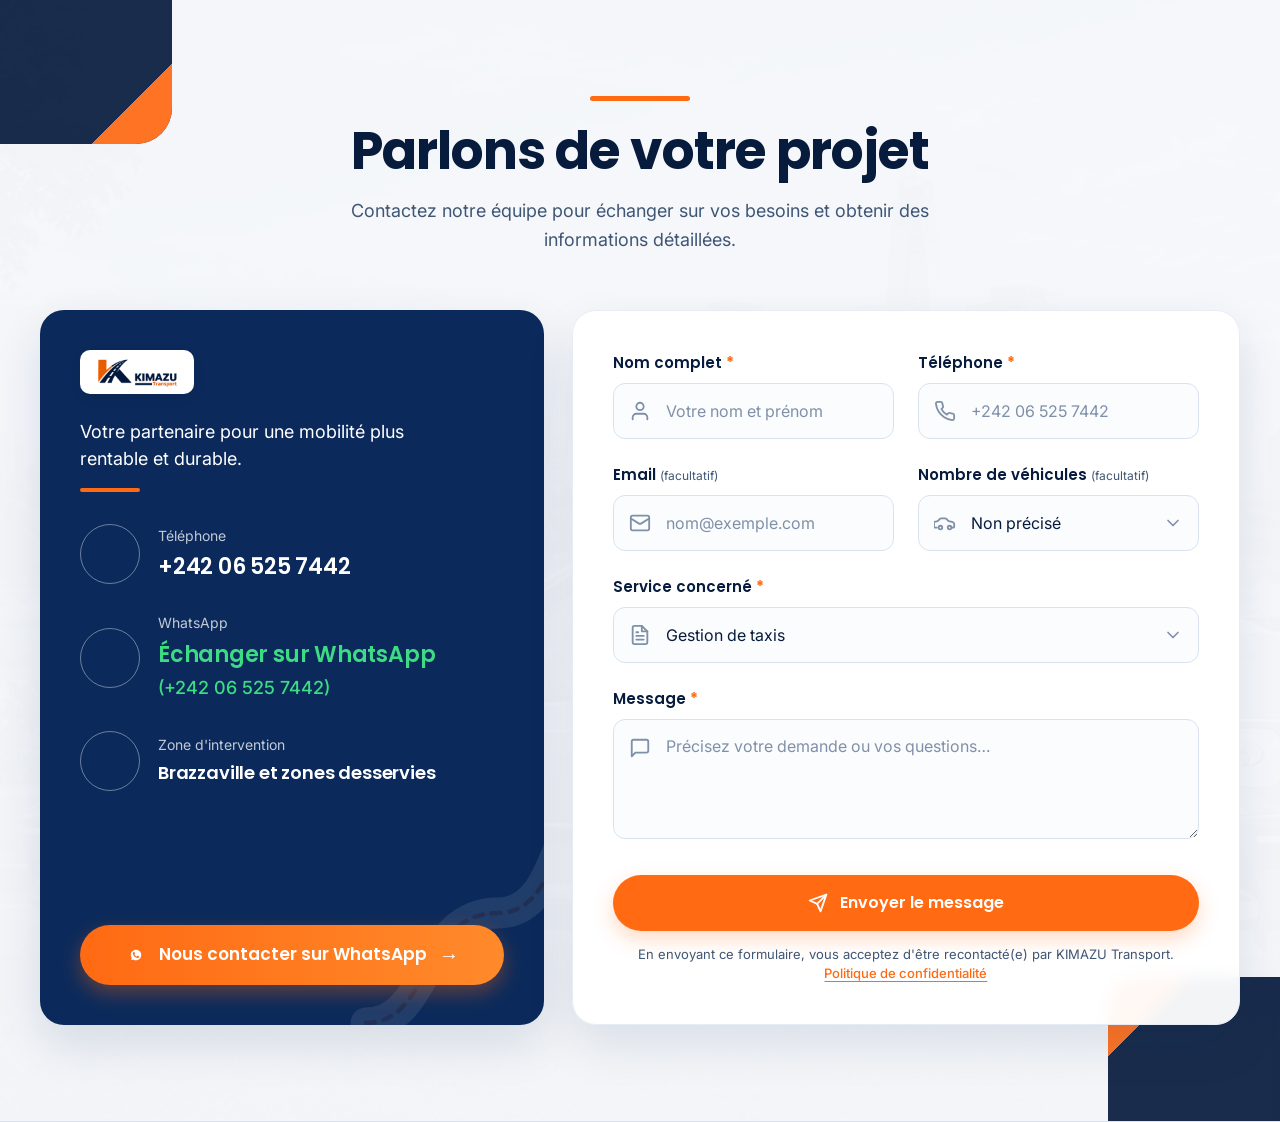
<file: contact-section.html>
<!DOCTYPE html>
<html lang="fr">
<head>
  <meta charset="UTF-8" />
  <meta name="viewport" content="width=device-width, initial-scale=1.0" />
  <title>KIMAZU Transport — Section Contact</title>
  
  <!-- Polices Google : Poppins (600, 700) et Inter (400, 500, 600) avec display=swap -->
  <link rel="preconnect" href="https://fonts.googleapis.com" />
  <link rel="preconnect" href="https://fonts.gstatic.com" crossorigin />
  <link href="https://fonts.googleapis.com/css2?family=Inter:wght@400;500;600&family=Poppins:wght@600;700&display=swap" rel="stylesheet" />

  <style>
    /* ==========================================================
       VARIABLES CSS DE LA CHARTE
       ========================================================== */
    :root {
      --navy: #0B2A5B;          /* Titres, carte foncée, boutons secondaires */
      --night: #071B3D;         /* Titre principal, formes décoratives */
      --orange: #FF6A13;        /* Boutons principaux, accents, astérisques */
      --orange-hover: #E85D0D;  /* Survol bouton orange */
      --orange-light: #FF8A2B;  /* Dégradé bouton WhatsApp */
      --offwhite: #F7F9FC;      /* Fond de section, fond général */
      --card: #FFFFFF;          /* Fond du formulaire */
      --text: #3F5675;          /* Texte courant (bleu-gris) */
      --border: #D9E2EE;        /* Bordures des champs */
      --border-card: #E6ECF5;   /* Bordure externe de la carte blanche */
      --placeholder: #7F90A8;   /* Placeholders des champs */
      --whatsapp: #25D366;      /* Icône WhatsApp */
      --whatsapp-text: #3DDC84; /* Texte WhatsApp sur fond bleu marine (contraste WCAG AA) */
      --error: #C62828;         /* Rouge d'erreur accessible */
      
      --font-poppins: 'Poppins', sans-serif;
      --font-inter: 'Inter', -apple-system, BlinkMacSystemFont, 'Segoe UI', Roboto, sans-serif;
    }

    /* Reset de base */
    *, *::before, *::after {
      box-sizing: border-box;
      margin: 0;
      padding: 0;
    }

    body {
      font-family: var(--font-inter);
      color: var(--text);
      background-color: var(--offwhite);
      line-height: 1.6;
      -webkit-font-smoothing: antialiased;
    }

    /* ==========================================================
       SECTION CONTACT
       ========================================================== */
    .contact-section {
      position: relative;
      background-color: var(--offwhite);
      padding: 80px 20px;
      overflow: hidden; /* Empêche tout défilement horizontal */
      border-bottom: 1px solid var(--border);
    }

    @media (min-width: 768px) {
      .contact-section {
        padding: 96px 24px;
      }
    }

    /* Fond photo décolorée avec voile 90% */
    .contact-bg-photo {
      position: absolute;
      inset: 0;
      z-index: 0;
      pointer-events: none;
      overflow: hidden;
    }

    .contact-bg-photo img {
      width: 100%;
      height: 100%;
      object-fit: cover;
      object-position: center;
      filter: grayscale(100%);
      opacity: 0.20;
    }

    .contact-bg-overlay {
      position: absolute;
      inset: 0;
      background-color: rgba(247, 249, 252, 0.90);
    }

    /* Formes décoratives dans les coins */
    .decor-corner-top-left {
      position: absolute;
      top: -36px;
      left: -48px;
      width: 220px;
      height: 180px;
      background-color: var(--night);
      border-radius: 36px;
      overflow: hidden;
      pointer-events: none;
      z-index: 1;
      opacity: 0.92;
    }

    .decor-corner-top-left::after {
      content: '';
      position: absolute;
      bottom: 0;
      right: 0;
      width: 80px;
      height: 80px;
      background: linear-gradient(135deg, transparent 50%, var(--orange) 50%);
    }

    .decor-corner-bottom-right {
      position: absolute;
      bottom: -36px;
      right: -48px;
      width: 220px;
      height: 180px;
      background-color: var(--night);
      border-radius: 36px;
      overflow: hidden;
      pointer-events: none;
      z-index: 1;
      opacity: 0.92;
    }

    .decor-corner-bottom-right::after {
      content: '';
      position: absolute;
      top: 0;
      left: 0;
      width: 80px;
      height: 80px;
      background: linear-gradient(315deg, transparent 50%, var(--orange) 50%);
    }

    @media (max-width: 640px) {
      .decor-corner-top-left,
      .decor-corner-bottom-right {
        display: none;
      }
    }

    .contact-container {
      position: relative;
      z-index: 10;
      max-width: 1200px;
      margin: 0 auto;
    }

    /* ==========================================================
       EN-TÊTE CENTRÉ
       ========================================================== */
    .contact-header {
      text-align: center;
      max-width: 820px;
      margin: 0 auto 56px auto;
      display: flex;
      flex-direction: column;
      align-items: center;
    }

    .contact-header-bar {
      width: 100px;
      height: 5px;
      background-color: var(--orange);
      border-radius: 999px;
      margin-bottom: 20px;
    }

    .contact-title {
      font-family: var(--font-poppins);
      font-weight: 700;
      font-size: 32px;
      line-height: 1.15;
      color: var(--night);
      letter-spacing: -0.02em;
      margin-bottom: 16px;
    }

    @media (min-width: 768px) {
      .contact-title {
        font-size: 44px;
      }
    }

    @media (min-width: 1024px) {
      .contact-title {
        font-size: 52px;
      }
    }

    .contact-subtitle {
      font-size: 16px;
      line-height: 1.6;
      color: var(--text);
      max-width: 680px;
    }

    @media (min-width: 768px) {
      .contact-subtitle {
        font-size: 18px;
      }
    }

    /* ==========================================================
       GRILLE 2 COLONNES (43% / 57%)
       ========================================================== */
    .contact-grid {
      display: grid;
      grid-template-columns: 1fr;
      gap: 26px;
      align-items: stretch;
    }

    @media (min-width: 1024px) {
      .contact-grid {
        grid-template-columns: 43fr 57fr;
        gap: 28px;
      }
    }

    /* ==========================================================
       BLOC GAUCHE : CARTE D'INFORMATIONS
       ========================================================== */
    .info-card {
      background-color: var(--navy);
      border-radius: 24px;
      padding: 32px 24px;
      color: #FFFFFF;
      position: relative;
      overflow: hidden;
      display: flex;
      flex-direction: column;
      justify-content: space-between;
      box-shadow: 0 20px 48px rgba(11, 42, 91, 0.12);
    }

    @media (min-width: 640px) {
      .info-card {
        padding: 40px;
      }
    }

    /* Motif filigrane de route */
    .info-card-watermark {
      position: absolute;
      bottom: -20px;
      right: -20px;
      width: 220px;
      height: 220px;
      opacity: 0.09;
      pointer-events: none;
      z-index: 0;
    }

    .info-card-content {
      position: relative;
      z-index: 2;
    }

    /* Logo dans la carte */
    .info-card-logo-badge {
      display: inline-flex;
      align-items: center;
      background-color: #FFFFFF;
      padding: 6px 14px;
      border-radius: 10px;
      margin-bottom: 24px;
      box-shadow: 0 4px 12px rgba(0,0,0,0.08);
    }

    .info-card-logo-badge img {
      height: 32px;
      width: auto;
      object-fit: contain;
    }

    .info-card-slogan {
      font-size: 17px;
      line-height: 1.5;
      color: #FFFFFF;
      max-width: 380px;
    }

    @media (min-width: 768px) {
      .info-card-slogan {
        font-size: 18px;
      }
    }

    .info-card-orange-line {
      width: 60px;
      height: 4px;
      background-color: var(--orange);
      border-radius: 999px;
      margin-top: 16px;
      margin-bottom: 32px;
    }

    /* Lignes d'informations */
    .info-card-items {
      display: flex;
      flex-direction: column;
      gap: 28px;
    }

    .info-row {
      display: flex;
      align-items: center;
      gap: 18px;
    }

    .info-badge {
      width: 60px;
      height: 60px;
      border-radius: 50%;
      border: 1px solid rgba(255, 255, 255, 0.40);
      background: transparent;
      display: flex;
      align-items: center;
      justify-content: center;
      flex-shrink: 0;
      transition: border-color 0.2s ease;
    }

    .info-badge svg {
      width: 28px;
      height: 28px;
      stroke-width: 2;
      stroke-linecap: round;
      stroke-linejoin: round;
      fill: none;
    }

    .info-text-col {
      display: flex;
      flex-direction: column;
    }

    .info-label {
      font-size: 14px;
      color: rgba(255, 255, 255, 0.75);
      margin-bottom: 2px;
    }

    .info-value-phone {
      font-family: var(--font-poppins);
      font-weight: 600;
      font-size: 20px;
      color: #FFFFFF;
      text-decoration: none;
      letter-spacing: -0.01em;
      transition: color 0.2s ease;
    }

    .info-value-phone:hover {
      color: #FFA466;
    }

    @media (min-width: 640px) {
      .info-value-phone {
        font-size: 22px;
      }
    }

    .info-value-whatsapp {
      font-family: var(--font-poppins);
      font-weight: 600;
      font-size: 20px;
      color: var(--whatsapp-text);
      text-decoration: none;
      letter-spacing: -0.01em;
      transition: text-decoration 0.2s ease;
    }

    .info-value-whatsapp:hover {
      text-decoration: underline;
    }

    @media (min-width: 640px) {
      .info-value-whatsapp {
        font-size: 22px;
      }
    }

    .info-sub-whatsapp {
      font-size: 16px;
      color: var(--whatsapp-text);
      font-weight: 500;
      margin-top: 2px;
    }

    @media (min-width: 640px) {
      .info-sub-whatsapp {
        font-size: 18px;
      }
    }

    .info-value-zone {
      font-family: var(--font-poppins);
      font-weight: 600;
      font-size: 17px;
      color: #FFFFFF;
      letter-spacing: -0.01em;
    }

    @media (min-width: 640px) {
      .info-value-zone {
        font-size: 18px;
      }
    }

    /* Bouton principal carte gauche */
    .info-card-cta-wrap {
      position: relative;
      z-index: 2;
      margin-top: 36px;
    }

    .btn-card-whatsapp {
      width: 100%;
      height: 60px;
      border-radius: 999px;
      background: linear-gradient(90deg, var(--orange) 0%, var(--orange-light) 100%);
      color: #FFFFFF;
      font-family: var(--font-poppins);
      font-weight: 600;
      font-size: 16px;
      text-decoration: none;
      display: inline-flex;
      align-items: center;
      justify-content: center;
      gap: 12px;
      padding: 0 24px;
      box-shadow: 0 8px 20px rgba(255, 106, 19, 0.35);
      transition: transform 0.2s ease, box-shadow 0.2s ease, opacity 0.2s ease;
      min-height: 44px; /* Zone tactile accessible */
    }

    @media (min-width: 640px) {
      .btn-card-whatsapp {
        font-size: 17px;
      }
    }

    .btn-card-whatsapp:hover {
      transform: translateY(-2px);
      box-shadow: 0 12px 28px rgba(255, 106, 19, 0.45);
      opacity: 0.96;
    }

    .btn-card-whatsapp svg {
      width: 22px;
      height: 22px;
      fill: currentColor;
      flex-shrink: 0;
    }

    .btn-card-whatsapp .arrow {
      font-size: 20px;
      line-height: 1;
      font-weight: 700;
      transition: transform 0.2s ease;
    }

    .btn-card-whatsapp:hover .arrow {
      transform: translateX(4px);
    }

    /* ==========================================================
       BLOC DROIT : FORMULAIRE
       ========================================================== */
    .form-card {
      background-color: rgba(255, 255, 255, 0.95);
      backdrop-filter: blur(8px);
      -webkit-backdrop-filter: blur(8px);
      border: 1px solid var(--border-card);
      border-radius: 24px;
      padding: 32px 24px;
      box-shadow: 0 20px 48px rgba(11, 42, 91, 0.10);
      display: flex;
      flex-direction: column;
      justify-content: space-between;
    }

    @media (min-width: 640px) {
      .form-card {
        padding: 40px;
      }
    }

    .form-grid {
      display: grid;
      grid-template-columns: 1fr;
      gap: 24px;
    }

    @media (min-width: 640px) {
      .form-grid {
        grid-template-columns: 1fr 1fr;
      }
    }

    .form-group-full {
      grid-column: 1 / -1;
    }

    .form-label {
      display: block;
      font-family: var(--font-poppins);
      font-weight: 600;
      font-size: 15px;
      color: var(--night);
      margin-bottom: 8px;
    }

    .asterisk {
      color: var(--orange);
      font-weight: 700;
    }

    .optional-tag {
      font-family: var(--font-inter);
      font-weight: 400;
      font-size: 12px;
      color: var(--text);
    }

    .input-wrapper {
      position: relative;
    }

    .input-icon {
      position: absolute;
      left: 16px;
      top: 50%;
      transform: translateY(-50%);
      width: 22px;
      height: 22px;
      color: var(--placeholder);
      pointer-events: none;
      stroke-width: 2;
      stroke-linecap: round;
      stroke-linejoin: round;
      fill: none;
      stroke: currentColor;
    }

    .input-icon-top {
      top: 18px;
      transform: none;
    }

    .form-input,
    .form-select,
    .form-textarea {
      width: 100%;
      background-color: #FBFCFE;
      border: 1px solid var(--border);
      border-radius: 12px;
      font-family: var(--font-inter);
      font-size: 16px;
      color: var(--night);
      padding-left: 52px;
      padding-right: 16px;
      transition: border-color 0.15s ease, box-shadow 0.15s ease;
      appearance: none;
      -webkit-appearance: none;
    }

    .form-input,
    .form-select {
      height: 56px;
    }

    .form-textarea {
      min-height: 120px;
      padding-top: 16px;
      padding-bottom: 16px;
      resize: vertical;
    }

    .form-input::placeholder,
    .form-textarea::placeholder {
      color: var(--placeholder);
    }

    /* Focus visible WCAG AA */
    .form-input:focus,
    .form-select:focus,
    .form-textarea:focus {
      outline: none;
      border-color: var(--orange);
      border-width: 2px;
      padding-left: 51px; /* ajuste pour la bordure de 2px */
      box-shadow: 0 0 0 4px rgba(255, 106, 19, 0.15);
    }

    .form-select {
      cursor: pointer;
      padding-right: 42px;
    }

    .select-chevron {
      position: absolute;
      right: 16px;
      top: 50%;
      transform: translateY(-50%);
      width: 20px;
      height: 20px;
      color: var(--placeholder);
      pointer-events: none;
      stroke-width: 2;
      stroke-linecap: round;
      stroke-linejoin: round;
      fill: none;
      stroke: currentColor;
    }

    /* États d'erreur */
    .form-input.is-invalid,
    .form-select.is-invalid,
    .form-textarea.is-invalid {
      border-color: var(--error);
      border-width: 2px;
      padding-left: 51px;
    }

    .form-input.is-invalid:focus,
    .form-select.is-invalid:focus,
    .form-textarea.is-invalid:focus {
      box-shadow: 0 0 0 4px rgba(198, 40, 40, 0.15);
    }

    .error-feedback {
      display: none;
      margin-top: 6px;
      font-size: 13px;
      color: var(--error);
      font-weight: 500;
    }

    .error-feedback.is-visible {
      display: block;
    }

    /* Champ Pot de Miel (anti-spam bot) */
    .honeypot-field {
      position: absolute;
      left: -9999px;
      width: 1px;
      height: 1px;
      overflow: hidden;
      opacity: 0;
    }

    /* Bouton d'envoi */
    .form-submit-wrap {
      margin-top: 28px;
    }

    .btn-submit {
      width: 100%;
      height: 56px;
      border-radius: 999px;
      background-color: var(--orange);
      color: #FFFFFF;
      font-family: var(--font-poppins);
      font-weight: 600;
      font-size: 16px;
      border: none;
      cursor: pointer;
      display: inline-flex;
      align-items: center;
      justify-content: center;
      gap: 12px;
      padding: 0 24px;
      box-shadow: 0 8px 20px rgba(255, 106, 19, 0.25);
      transition: background-color 0.2s ease, transform 0.2s ease, box-shadow 0.2s ease;
      min-height: 44px;
    }

    .btn-submit:hover:not(:disabled) {
      background-color: var(--orange-hover);
      transform: translateY(-2px);
      box-shadow: 0 12px 24px rgba(255, 106, 19, 0.35);
    }

    .btn-submit:disabled {
      opacity: 0.75;
      cursor: not-allowed;
      transform: none;
    }

    .btn-submit svg {
      width: 20px;
      height: 20px;
      stroke-width: 2.2;
      stroke-linecap: round;
      stroke-linejoin: round;
      fill: none;
      stroke: currentColor;
    }

    /* Mention confidentialité */
    .privacy-notice {
      margin-top: 14px;
      font-size: 13px;
      color: var(--text);
      text-align: center;
      line-height: 1.5;
    }

    .privacy-notice button {
      background: none;
      border: none;
      color: var(--orange);
      font-family: inherit;
      font-size: inherit;
      font-weight: 500;
      text-decoration: underline;
      text-underline-offset: 3px;
      cursor: pointer;
      padding: 0;
    }

    .privacy-notice button:hover {
      color: var(--orange-hover);
    }

    /* Message de confirmation de succès */
    .success-panel {
      display: none;
      text-align: center;
      padding: 48px 16px;
      flex-direction: column;
      align-items: center;
      justify-content: center;
      gap: 18px;
    }

    .success-panel.is-visible {
      display: flex;
    }

    .success-icon-circle {
      width: 64px;
      height: 64px;
      border-radius: 50%;
      background-color: #E8F5E9;
      color: #2E7D32;
      display: flex;
      align-items: center;
      justify-content: center;
    }

    .success-icon-circle svg {
      width: 36px;
      height: 36px;
      stroke-width: 2.5;
      stroke-linecap: round;
      stroke-linejoin: round;
      fill: none;
      stroke: currentColor;
    }

    .success-title {
      font-family: var(--font-poppins);
      font-weight: 700;
      font-size: 24px;
      color: var(--night);
    }

    .success-desc {
      font-size: 16px;
      color: var(--text);
      max-width: 440px;
      line-height: 1.6;
    }

    .success-actions {
      display: flex;
      flex-wrap: wrap;
      gap: 14px;
      justify-content: center;
      margin-top: 12px;
    }

    .btn-secondary {
      height: 48px;
      padding: 0 24px;
      border-radius: 999px;
      border: 1px solid var(--border);
      background: #FFFFFF;
      color: var(--night);
      font-family: var(--font-poppins);
      font-weight: 600;
      font-size: 14px;
      cursor: pointer;
      transition: background 0.2s ease;
    }

    .btn-secondary:hover {
      background: #F1F5F9;
    }

    /* Modal Confidentialité */
    .modal-overlay {
      display: none;
      position: fixed;
      inset: 0;
      background: rgba(11, 26, 61, 0.6);
      backdrop-filter: blur(4px);
      z-index: 9999;
      align-items: center;
      justify-content: center;
      padding: 20px;
    }

    .modal-overlay.is-open {
      display: flex;
    }

    .modal-box {
      background: #FFFFFF;
      border-radius: 20px;
      max-width: 520px;
      width: 100%;
      padding: 32px;
      box-shadow: 0 24px 64px rgba(0,0,0,0.25);
    }

    .modal-title {
      font-family: var(--font-poppins);
      font-weight: 700;
      font-size: 20px;
      color: var(--night);
      margin-bottom: 16px;
    }

    .modal-text {
      font-size: 14px;
      color: var(--text);
      line-height: 1.6;
      margin-bottom: 24px;
    }

    .modal-actions {
      display: flex;
      justify-content: flex-end;
    }

    .btn-modal-close {
      height: 42px;
      padding: 0 20px;
      background: var(--navy);
      color: #FFFFFF;
      font-family: var(--font-poppins);
      font-weight: 600;
      font-size: 14px;
      border: none;
      border-radius: 10px;
      cursor: pointer;
    }
  </style>
</head>
<body>

  <!-- ========================================================
       SECTION CONTACT KIMAZU TRANSPORT
       ======================================================== -->
  <section class="contact-section" id="contact" aria-labelledby="contact-heading">
    
    <!-- PHOTO DE FOND : Pont à haubans et skyline décolorée (voile 90%) -->
    <div class="contact-bg-photo" aria-hidden="true">
      <img src="/Green Taxi at Sunset Riverside.png" alt="" loading="lazy" />
      <div class="contact-bg-overlay"></div>
    </div>

    <!-- DÉCORS DANS LES COINS -->
    <div class="decor-corner-top-left" aria-hidden="true"></div>
    <div class="decor-corner-bottom-right" aria-hidden="true"></div>

    <div class="contact-container">
      
      <!-- EN-TÊTE CENTRÉ -->
      <header class="contact-header">
        <div class="contact-header-bar" aria-hidden="true"></div>
        <h2 class="contact-title" id="contact-heading">
          Parlons de votre projet
        </h2>
        <p class="contact-subtitle">
          Contactez notre équipe pour échanger sur vos besoins et obtenir des informations détaillées.
        </p>
      </header>

      <!-- GRILLE 2 COLONNES (43% / 57%) -->
      <div class="contact-grid">
        
        <!-- ====================================================
             BLOC GAUCHE : CARTE D'INFORMATIONS
             ==================================================== -->
        <aside class="info-card" aria-label="Coordonnées de KIMAZU Transport">
          
          <!-- Motif filigrane de route sinueuse -->
          <svg class="info-card-watermark" viewBox="0 0 200 200" fill="none" aria-hidden="true">
            <path d="M20 180 C80 180, 70 80, 140 80 C180 80, 190 30, 200 10" stroke="#FFFFFF" stroke-width="28" stroke-linecap="round" />
            <path d="M20 180 C80 180, 70 80, 140 80 C180 80, 190 30, 200 10" stroke="#FF6A13" stroke-width="4" stroke-dasharray="8 8" stroke-linecap="round" />
          </svg>

          <div class="info-card-content">
            <!-- Logo KIMAZU Transport version claire -->
            <div class="info-card-logo-badge">
              <img src="/logo12.png" alt="KIMAZU Transport" />
            </div>

            <!-- Slogan -->
            <p class="info-card-slogan">
              Votre partenaire pour une mobilité plus rentable et durable.
            </p>
            <div class="info-card-orange-line" aria-hidden="true"></div>

            <!-- 3 Lignes d'informations espacées de 28px -->
            <div class="info-card-items">
              
              <!-- 1. Téléphone -->
              <div class="info-row">
                <div class="info-badge" aria-hidden="true">
                  <svg style="color: #FF6A13;" viewBox="0 0 24 24">
                    <path d="M22 16.92v3a2 2 0 0 1-2.18 2 19.79 19.79 0 0 1-8.63-3.07 19.5 19.5 0 0 1-6-6 19.79 19.79 0 0 1-3.07-8.67A2 2 0 0 1 4.11 2h3a2 2 0 0 1 2 1.72 12.84 12.84 0 0 0 .7 2.81 2 2 0 0 1-.45 2.11L8.09 9.91a16 16 0 0 0 6 6l1.27-1.27a2 2 0 0 1 2.11-.45 12.84 12.84 0 0 0 2.81.7A2 2 0 0 1 22 16.92z"></path>
                  </svg>
                </div>
                <div class="info-text-col">
                  <span class="info-label">Téléphone</span>
                  <a href="tel:+242065257442" class="info-value-phone">
                    +242 06 525 7442
                  </a>
                </div>
              </div>

              <!-- 2. WhatsApp -->
              <div class="info-row">
                <div class="info-badge" aria-hidden="true">
                  <svg style="color: #25D366;" viewBox="0 0 24 24">
                    <path d="M21 11.5a8.38 8.38 0 0 1-.9 3.8 8.5 8.5 0 0 1-7.6 4.7 8.38 8.38 0 0 1-3.8-.9L3 21l1.9-5.7a8.38 8.38 0 0 1-.9-3.8 8.5 8.5 0 0 1 4.7-7.6 8.38 8.38 0 0 1 3.8-.9h.5a8.48 8.48 0 0 1 8 8v.5z"></path>
                  </svg>
                </div>
                <div class="info-text-col">
                  <span class="info-label">WhatsApp</span>
                  <a href="https://wa.me/242065257442" target="_blank" rel="noopener noreferrer" class="info-value-whatsapp">
                    Échanger sur WhatsApp
                  </a>
                  <span class="info-sub-whatsapp">(+242 06 525 7442)</span>
                </div>
              </div>

              <!-- 3. Zone d'intervention -->
              <div class="info-row">
                <div class="info-badge" aria-hidden="true">
                  <svg style="color: #FFFFFF;" viewBox="0 0 24 24">
                    <path d="M21 10c0 7-9 13-9 13s-9-6-9-13a9 9 0 0 1 18 0z"></path>
                    <circle cx="12" cy="10" r="3"></circle>
                  </svg>
                </div>
                <div class="info-text-col">
                  <span class="info-label">Zone d'intervention</span>
                  <span class="info-value-zone">Brazzaville et zones desservies</span>
                </div>
              </div>

            </div>
          </div>

          <!-- Bouton principal WhatsApp pleine largeur 60px pilule -->
          <div class="info-card-cta-wrap">
            <a href="https://wa.me/242065257442?text=Bonjour%20KIMAZU%20Transport%2C%20je%20souhaite%20des%20informations%20sur%20vos%20services." 
               target="_blank" 
               rel="noopener noreferrer" 
               class="btn-card-whatsapp">
              <svg viewBox="0 0 24 24" aria-hidden="true">
                <path d="M12.031 6.172c-3.181 0-5.767 2.586-5.768 5.766-.001 1.298.38 2.27 1.019 3.287l-.582 2.128 2.182-.573c.978.58 1.911.928 3.145.929 3.178 0 5.767-2.587 5.768-5.766.001-3.187-2.575-5.77-5.764-5.771zm3.392 8.244c-.144.405-.837.774-1.17.824-.299.045-.677.063-1.092-.069-.252-.08-.575-.187-.988-.365-1.739-.751-2.874-2.502-2.961-2.617-.087-.116-.708-.94-.708-1.793s.448-1.273.607-1.446c.159-.173.346-.217.462-.217l.332.006c.106.005.249-.04.39.298.144.347.491 1.2.534 1.287.043.087.072.188.014.304-.058.116-.087.188-.173.289l-.26.304c-.087.086-.177.18-.076.354.101.174.449.741.964 1.201.662.591 1.221.774 1.394.861.174.086.275.072.376-.044.101-.116.433-.506.549-.68.116-.173.231-.145.39-.086s1.011.477 1.184.564.289.13.332.202c.043.073.043.419-.101.824z" />
              </svg>
              <span>Nous contacter sur WhatsApp</span>
              <span class="arrow" aria-hidden="true">→</span>
            </a>
          </div>

        </aside>

        <!-- ====================================================
             BLOC DROIT : FORMULAIRE
             ==================================================== -->
        <div class="form-card">
          
          <!-- FORMULAIRE ACTIF -->
          <form id="kimazu-contact-form" novalidate>
            
            <!-- Champ Pot de Miel anti-spam (invisible aux utilisateurs) -->
            <div class="honeypot-field" aria-hidden="true">
              <label for="honeypot">Ne pas remplir si vous êtes humain</label>
              <input type="text" id="honeypot" name="honeypot" tabindex="-1" autocomplete="off" />
            </div>

            <!-- Grille interne 2 colonnes -->
            <div class="form-grid">
              
              <!-- LIGNE 1.1 : Nom complet * -->
              <div>
                <label for="fullName" class="form-label">
                  Nom complet <span class="asterisk" aria-hidden="true">*</span>
                </label>
                <div class="input-wrapper">
                  <svg class="input-icon" viewBox="0 0 24 24" aria-hidden="true">
                    <path d="M20 21v-2a4 4 0 0 0-4-4H8a4 4 0 0 0-4 4v2"></path>
                    <circle cx="12" cy="7" r="4"></circle>
                  </svg>
                  <input
                    type="text"
                    id="fullName"
                    name="fullName"
                    class="form-input"
                    placeholder="Votre nom et prénom"
                    autocomplete="name"
                    required
                    aria-required="true"
                    aria-describedby="fullName-err"
                  />
                </div>
                <div id="fullName-err" class="error-feedback" role="alert"></div>
              </div>

              <!-- LIGNE 1.2 : Téléphone * -->
              <div>
                <label for="phone" class="form-label">
                  Téléphone <span class="asterisk" aria-hidden="true">*</span>
                </label>
                <div class="input-wrapper">
                  <svg class="input-icon" viewBox="0 0 24 24" aria-hidden="true">
                    <path d="M22 16.92v3a2 2 0 0 1-2.18 2 19.79 19.79 0 0 1-8.63-3.07 19.5 19.5 0 0 1-6-6 19.79 19.79 0 0 1-3.07-8.67A2 2 0 0 1 4.11 2h3a2 2 0 0 1 2 1.72 12.84 12.84 0 0 0 .7 2.81 2 2 0 0 1-.45 2.11L8.09 9.91a16 16 0 0 0 6 6l1.27-1.27a2 2 0 0 1 2.11-.45 12.84 12.84 0 0 0 2.81.7A2 2 0 0 1 22 16.92z"></path>
                  </svg>
                  <input
                    type="tel"
                    inputmode="tel"
                    id="phone"
                    name="phone"
                    class="form-input"
                    placeholder="+242 06 525 7442"
                    autocomplete="tel"
                    required
                    aria-required="true"
                    aria-describedby="phone-err"
                  />
                </div>
                <div id="phone-err" class="error-feedback" role="alert"></div>
              </div>

              <!-- LIGNE 2.1 : Email (facultatif) -->
              <div>
                <label for="email" class="form-label">
                  Email <span class="optional-tag">(facultatif)</span>
                </label>
                <div class="input-wrapper">
                  <svg class="input-icon" viewBox="0 0 24 24" aria-hidden="true">
                    <rect width="20" height="16" x="2" y="4" rx="2"></rect>
                    <path d="m22 7-8.97 5.7a1.94 1.94 0 0 1-2.06 0L2 7"></path>
                  </svg>
                  <input
                    type="email"
                    id="email"
                    name="email"
                    class="form-input"
                    placeholder="nom@exemple.com"
                    autocomplete="email"
                    aria-describedby="email-err"
                  />
                </div>
                <div id="email-err" class="error-feedback" role="alert"></div>
              </div>

              <!-- LIGNE 2.2 : Nombre de véhicules (facultatif) -->
              <div>
                <label for="vehicleCount" class="form-label">
                  Nombre de véhicules <span class="optional-tag">(facultatif)</span>
                </label>
                <div class="input-wrapper">
                  <svg class="input-icon" viewBox="0 0 24 24" aria-hidden="true">
                    <path d="M19 17h2c.6 0 1-.4 1-1v-3c0-.9-.7-1.7-1.5-1.9C18.7 10.6 16 10 16 10s-1.3-1.4-2.2-2.3c-.5-.4-1.1-.7-1.8-.7H8c-.7 0-1.3.3-1.8.7C5.3 8.6 4 10 4 10s-2.7.6-4.5 1.1C-.7 11.3 0 12.1 0 13v3c0 .6.4 1 1 1h2"></path>
                    <circle cx="7" cy="17" r="2"></circle>
                    <circle cx="17" cy="17" r="2"></circle>
                  </svg>
                  <select id="vehicleCount" name="vehicleCount" class="form-select">
                    <option value="Non précisé">Non précisé</option>
                    <option value="1">1</option>
                    <option value="2 à 5">2 à 5</option>
                    <option value="6 à 10">6 à 10</option>
                    <option value="Plus de 10">Plus de 10</option>
                  </select>
                  <svg class="select-chevron" viewBox="0 0 24 24" aria-hidden="true">
                    <polyline points="6 9 12 15 18 9"></polyline>
                  </svg>
                </div>
              </div>

              <!-- LIGNE 3 : Service concerné * (pleine largeur) -->
              <div class="form-group-full">
                <label for="serviceInterest" class="form-label">
                  Service concerné <span class="asterisk" aria-hidden="true">*</span>
                </label>
                <div class="input-wrapper">
                  <svg class="input-icon" viewBox="0 0 24 24" aria-hidden="true">
                    <path d="M14 2H6a2 2 0 0 0-2 2v16a2 2 0 0 0 2 2h12a2 2 0 0 0 2-2V8z"></path>
                    <polyline points="14 2 14 8 20 8"></polyline>
                    <line x1="16" y1="13" x2="8" y2="13"></line>
                    <line x1="16" y1="17" x2="8" y2="17"></line>
                    <polyline points="10 9 9 9 8 9"></polyline>
                  </svg>
                  <select id="serviceInterest" name="serviceInterest" class="form-select" required aria-required="true" aria-describedby="service-err">
                    <option value="Gestion de taxis" selected>Gestion de taxis</option>
                    <option value="Accompagnement des propriétaires">Accompagnement des propriétaires</option>
                    <option value="Formation">Formation</option>
                    <option value="Autre demande">Autre demande</option>
                  </select>
                  <svg class="select-chevron" viewBox="0 0 24 24" aria-hidden="true">
                    <polyline points="6 9 12 15 18 9"></polyline>
                  </svg>
                </div>
                <div id="service-err" class="error-feedback" role="alert"></div>
              </div>

              <!-- LIGNE 4 : Message * (pleine largeur) -->
              <div class="form-group-full">
                <label for="message" class="form-label">
                  Message <span class="asterisk" aria-hidden="true">*</span>
                </label>
                <div class="input-wrapper">
                  <svg class="input-icon input-icon-top" viewBox="0 0 24 24" aria-hidden="true">
                    <path d="M21 15a2 2 0 0 1-2 2H7l-4 4V5a2 2 0 0 1 2-2h14a2 2 0 0 1 2 2z"></path>
                  </svg>
                  <textarea
                    id="message"
                    name="message"
                    class="form-textarea"
                    rows="4"
                    placeholder="Précisez votre demande ou vos questions…"
                    required
                    aria-required="true"
                    aria-describedby="message-err"
                  ></textarea>
                </div>
                <div id="message-err" class="error-feedback" role="alert"></div>
              </div>

            </div>

            <!-- BOUTON D'ENVOI (hauteur 56px, pilule, fond orange) -->
            <div class="form-submit-wrap">
              <button type="submit" id="submit-btn" class="btn-submit">
                <svg viewBox="0 0 24 24" aria-hidden="true">
                  <line x1="22" y1="2" x2="11" y2="13"></line>
                  <polygon points="22 2 15 22 11 13 2 9 22 2"></polygon>
                </svg>
                <span id="submit-btn-label">Envoyer le message</span>
              </button>
            </div>

            <!-- Mention de confidentialité -->
            <p class="privacy-notice">
              En envoyant ce formulaire, vous acceptez d'être recontacté(e) par KIMAZU Transport. 
              <button type="button" id="open-privacy-btn">Politique de confidentialité</button>
            </p>

          </form>

          <!-- PANNEAU DE CONFIRMATION (après soumission réussie) -->
          <div id="success-panel" class="success-panel" role="status" aria-live="polite">
            <div class="success-icon-circle">
              <svg viewBox="0 0 24 24" aria-hidden="true">
                <polyline points="20 6 9 17 4 12"></polyline>
              </svg>
            </div>
            <h3 class="success-title">Merci, votre message a bien été envoyé.</h3>
            <p class="success-desc">
              Nous vous répondrons dans les meilleurs délais. Si votre demande nécessite une réponse immédiate, vous pouvez également nous joindre directement sur WhatsApp.
            </p>
            <div class="success-actions">
              <a href="https://wa.me/242065257442" target="_blank" rel="noopener noreferrer" class="btn-card-whatsapp" style="width: auto; height: 48px; font-size: 14px;">
                <span>Échanger sur WhatsApp</span>
              </a>
              <button type="button" id="reset-form-btn" class="btn-secondary">
                Envoyer un autre message
              </button>
            </div>
          </div>

        </div>

      </div>

    </div>
  </section>

  <!-- MODAL POLITIQUE DE CONFIDENTIALITÉ -->
  <div class="modal-overlay" id="privacy-modal" role="dialog" aria-modal="true" aria-labelledby="privacy-modal-title">
    <div class="modal-box">
      <h3 class="modal-title" id="privacy-modal-title">Politique de confidentialité</h3>
      <p class="modal-text">
        Les informations recueillies via ce formulaire (nom, téléphone, adresse email et détails du véhicule) font l’objet d’un traitement informatique destiné exclusivement à KIMAZU Transport pour le suivi de votre demande d’accompagnement ou de gestion de taxi à Brazzaville. Vos données personnelles ne sont en aucun cas cédées ni vendues à des tiers.
      </p>
      <div class="modal-actions">
        <button type="button" class="btn-modal-close" id="close-privacy-btn">Fermer</button>
      </div>
    </div>
  </div>

  <!-- ========================================================
       VALIDATION JAVASCRIPT ET LOGIQUE CLIENT
       ======================================================== -->
  <script>
    (function() {
      const form = document.getElementById('kimazu-contact-form');
      const successPanel = document.getElementById('success-panel');
      const submitBtn = document.getElementById('submit-btn');
      const submitBtnLabel = document.getElementById('submit-btn-label');
      const resetBtn = document.getElementById('reset-form-btn');
      
      const privacyModal = document.getElementById('privacy-modal');
      const openPrivacyBtn = document.getElementById('open-privacy-btn');
      const closePrivacyBtn = document.getElementById('close-privacy-btn');

      let lastSubmitTimestamp = 0;

      // Gestion de la modale confidentialité
      openPrivacyBtn.addEventListener('click', function() {
        privacyModal.classList.add('is-open');
      });
      closePrivacyBtn.addEventListener('click', function() {
        privacyModal.classList.remove('is-open');
      });
      privacyModal.addEventListener('click', function(e) {
        if (e.target === privacyModal) {
          privacyModal.classList.remove('is-open');
        }
      });

      // Champs et éléments d'erreur
      const fields = {
        fullName: {
          input: document.getElementById('fullName'),
          error: document.getElementById('fullName-err'),
          validate: function(val) {
            if (!val.trim()) return 'Le nom complet est obligatoire.';
            if (val.trim().length < 2) return 'Veuillez saisir au moins 2 caractères.';
            return '';
          }
        },
        phone: {
          input: document.getElementById('phone'),
          error: document.getElementById('phone-err'),
          validate: function(val) {
            if (!val.trim()) return 'Le numéro de téléphone est obligatoire.';
            const digits = val.replace(/[^0-9]/g, '');
            if (digits.length < 8 || digits.length > 15) {
              return 'Numéro invalide (8 à 15 chiffres requis, ex: +242 06 525 7442).';
            }
            return '';
          }
        },
        email: {
          input: document.getElementById('email'),
          error: document.getElementById('email-err'),
          validate: function(val) {
            if (!val.trim()) return ''; // facultatif
            const emailRegex = /^[^\s@]+@[^\s@]+\.[^\s@]+$/;
            if (!emailRegex.test(val.trim())) {
              return 'Veuillez saisir une adresse email valide.';
            }
            return '';
          }
        },
        serviceInterest: {
          input: document.getElementById('serviceInterest'),
          error: document.getElementById('service-err'),
          validate: function(val) {
            if (!val.trim()) return 'Veuillez sélectionner un service.';
            return '';
          }
        },
        message: {
          input: document.getElementById('message'),
          error: document.getElementById('message-err'),
          validate: function(val) {
            if (!val.trim()) return 'Le message est obligatoire.';
            if (val.trim().length < 10) return 'Veuillez préciser votre demande (au moins 10 caractères).';
            return '';
          }
        }
      };

      // Effacement des erreurs à la saisie
      Object.keys(fields).forEach(function(key) {
        const item = fields[key];
        const eventType = item.input.tagName === 'SELECT' ? 'change' : 'input';
        item.input.addEventListener(eventType, function() {
          item.input.classList.remove('is-invalid');
          item.input.removeAttribute('aria-invalid');
          item.error.classList.remove('is-visible');
          item.error.textContent = '';
        });
      });

      // Soumission du formulaire
      form.addEventListener('submit', function(e) {
        e.preventDefault();

        // 1. Anti-spam pot de miel
        const honeypotVal = document.getElementById('honeypot').value;
        if (honeypotVal) {
          // Simulation silencieuse pour piéger les bots
          form.style.display = 'none';
          successPanel.classList.add('is-visible');
          return;
        }

        // 2. Limitation du débit (au moins 10s entre soumissions)
        const now = Date.now();
        if (now - lastSubmitTimestamp < 10000 && lastSubmitTimestamp !== 0) {
          alert('Veuillez patienter quelques instants avant de renvoyer une demande.');
          return;
        }

        // 3. Validation de tous les champs
        let hasErrors = false;
        let firstInvalid = null;

        Object.keys(fields).forEach(function(key) {
          const item = fields[key];
          const errorMsg = item.validate(item.input.value);
          if (errorMsg) {
            hasErrors = true;
            item.input.classList.add('is-invalid');
            item.input.setAttribute('aria-invalid', 'true');
            item.error.textContent = errorMsg;
            item.error.classList.add('is-visible');
            if (!firstInvalid) firstInvalid = item.input;
          } else {
            item.input.classList.remove('is-invalid');
            item.input.removeAttribute('aria-invalid');
            item.error.classList.remove('is-visible');
            item.error.textContent = '';
          }
        });

        if (hasErrors) {
          if (firstInvalid) firstInvalid.focus();
          return;
        }

        // 4. Envoi réel / chargement
        submitBtn.disabled = true;
        submitBtnLabel.textContent = 'Envoi en cours…';

        setTimeout(function() {
          submitBtn.disabled = false;
          submitBtnLabel.textContent = 'Envoyer le message';
          lastSubmitTimestamp = Date.now();
          
          // Affichage de la confirmation
          form.style.display = 'none';
          successPanel.classList.add('is-visible');
        }, 700);
      });

      // Réinitialiser pour un nouvel envoi
      resetBtn.addEventListener('click', function() {
        form.reset();
        successPanel.classList.remove('is-visible');
        form.style.display = 'block';
        Object.keys(fields).forEach(function(key) {
          const item = fields[key];
          item.input.classList.remove('is-invalid');
          item.input.removeAttribute('aria-invalid');
          item.error.classList.remove('is-visible');
          item.error.textContent = '';
        });
      });

    })();
  </script>
</body>
</html>
</file>
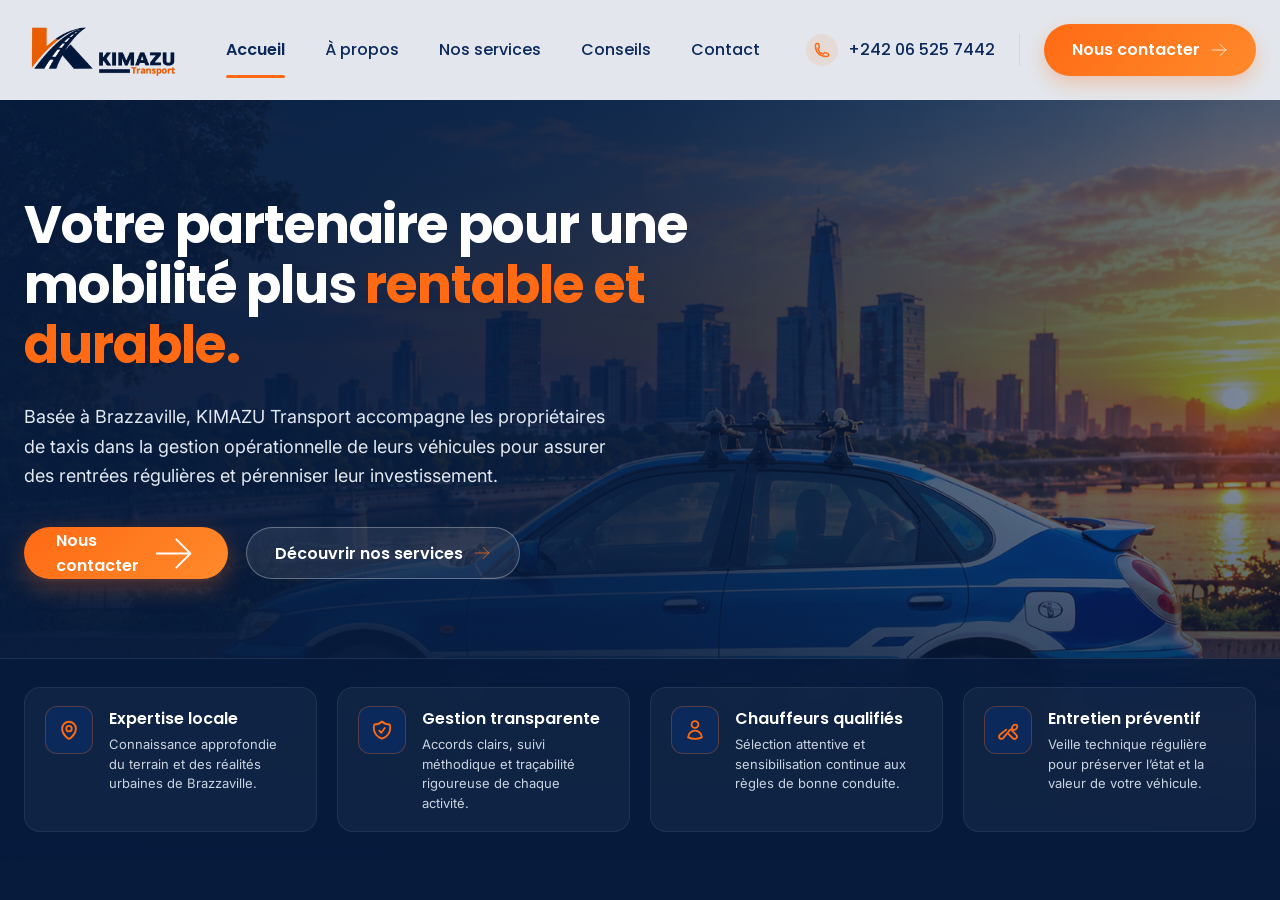
<file: header-hero.html>
<!DOCTYPE html>
<html lang="fr">
<head>
  <meta charset="UTF-8" />
  <meta name="viewport" content="width=device-width, initial-scale=1.0" />
  <title>KIMAZU Transport — Header & Hero</title>
  
  <!-- Polices Google : Poppins (500, 600, 700) et Inter (400, 500, 600) -->
  <link rel="preconnect" href="https://fonts.googleapis.com" />
  <link rel="preconnect" href="https://fonts.gstatic.com" crossorigin />
  <link href="https://fonts.googleapis.com/css2?family=Inter:wght@400;500;600&family=Poppins:wght@500;600;700&display=swap" rel="stylesheet" />

  <style>
    /* ==========================================================================
       VARIABLES CSS & THÈME KIMAZU TRANSPORT
       ========================================================================== */
    :root {
      --navy: #0B2A5B;
      --night: #071B3D;
      --orange: #FF6A13;
      --orange-gradient: linear-gradient(135deg, #FF6A13 0%, #FF8A2B 100%);
      --offwhite: #F7F9FC;
      --white: #FFFFFF;
      --text: #3F5675;
      --text-muted: #CBD5E1;
      --border-header: #E2E8F0;
      --border-card: rgba(255, 255, 255, 0.1);
      --font-heading: 'Poppins', sans-serif;
      --font-body: 'Inter', -apple-system, BlinkMacSystemFont, sans-serif;
    }

    * {
      box-sizing: border-box;
      margin: 0;
      padding: 0;
    }

    html, body {
      font-family: var(--font-body);
      color: var(--text);
      background-color: var(--night);
      -webkit-font-smoothing: antialiased;
      scroll-behavior: smooth;
    }

    a {
      text-decoration: none;
      color: inherit;
    }

    button {
      font-family: inherit;
      cursor: pointer;
      border: none;
      background: none;
    }

    /* ==========================================================================
       HEADER (Hauteur 100 px, Sticky, Flou d'arrière-plan, Ombre fine)
       ========================================================================== */
    .site-header {
      position: sticky;
      top: 0;
      z-index: 100;
      height: 100px;
      width: 100%;
      background-color: rgba(247, 249, 252, 0.92);
      backdrop-filter: blur(8px);
      -webkit-backdrop-filter: blur(8px);
      border-bottom: 1px solid var(--border-header);
      transition: box-shadow 0.25s ease, background-color 0.25s ease;
    }

    .site-header.is-scrolled {
      box-shadow: 0 4px 20px rgba(7, 27, 61, 0.08);
      background-color: rgba(247, 249, 252, 0.96);
    }

    .header-container {
      max-width: 1400px;
      margin: 0 auto;
      height: 100%;
      padding: 0 24px;
      display: flex;
      align-items: center;
      justify-content: space-between;
      gap: 24px;
    }

    /* Logo gauche (~60px de haut) */
    .header-logo-link {
      display: flex;
      align-items: center;
      flex-shrink: 0;
      transition: transform 0.2s ease;
    }

    .header-logo-link:hover {
      transform: scale(1.02);
    }

    .header-logo-img {
      height: 58px;
      width: auto;
      object-fit: contain;
      display: block;
    }

    /* Navigation centrale (Poppins Medium 16px, espacement 40px) */
    .header-nav {
      display: flex;
      align-items: center;
      gap: 40px;
    }

    .nav-link {
      position: relative;
      font-family: var(--font-heading);
      font-weight: 500;
      font-size: 16px;
      color: var(--navy);
      padding: 8px 0;
      transition: color 0.2s ease;
    }

    .nav-link:hover {
      color: var(--orange);
    }

    /* Lien actif avec soulignement orange de 3 px, coins arrondis, 8 px sous le texte */
    .nav-link.is-active {
      font-weight: 600;
      color: var(--navy);
    }

    .nav-link.is-active::after {
      content: '';
      position: absolute;
      bottom: -8px;
      left: 0;
      right: 0;
      height: 3px;
      background-color: var(--orange);
      border-radius: 999px;
    }

    /* Côté droit : Téléphone, Séparateur, Bouton Nous contacter */
    .header-actions {
      display: flex;
      align-items: center;
      gap: 24px;
      flex-shrink: 0;
    }

    .header-phone-link {
      display: flex;
      align-items: center;
      gap: 10px;
      font-family: var(--font-heading);
      font-weight: 500;
      font-size: 16px;
      color: var(--navy);
      transition: color 0.2s ease;
    }

    .header-phone-link:hover {
      color: var(--orange);
    }

    .phone-icon-wrap {
      width: 32px;
      height: 32px;
      border-radius: 50%;
      background-color: rgba(255, 106, 19, 0.1);
      display: flex;
      align-items: center;
      justify-content: center;
      color: var(--orange);
      transition: background-color 0.2s ease, color 0.2s ease;
    }

    .header-phone-link:hover .phone-icon-wrap {
      background-color: var(--orange);
      color: var(--white);
    }

    .phone-icon-wrap svg {
      width: 16px;
      height: 16px;
      stroke-width: 2.2;
    }

    .header-separator {
      width: 1px;
      height: 32px;
      background-color: #D0D9E5;
    }

    /* Bouton principal orange en pilule : h=52px, p=0 28px, gradient, ombre */
    .btn-contact-pill {
      display: inline-flex;
      align-items: center;
      justify-content: center;
      gap: 10px;
      height: 52px;
      padding: 0 28px;
      border-radius: 999px;
      background: var(--orange-gradient);
      color: var(--white);
      font-family: var(--font-heading);
      font-weight: 600;
      font-size: 16px;
      box-shadow: 0 8px 20px rgba(255, 106, 19, 0.28);
      transition: transform 0.2s ease, box-shadow 0.2s ease, filter 0.2s ease;
    }

    .btn-contact-pill:hover {
      transform: translateY(-2px);
      box-shadow: 0 12px 24px rgba(255, 106, 19, 0.38);
      filter: brightness(1.04);
    }

    .btn-contact-pill svg {
      width: 18px;
      height: 18px;
      transition: transform 0.2s ease;
    }

    .btn-contact-pill:hover svg {
      transform: translateX(3px);
    }

    /* Bouton burger mobile */
    .header-burger-btn {
      display: none;
      width: 48px;
      height: 48px;
      align-items: center;
      justify-content: center;
      color: var(--navy);
      border-radius: 12px;
      transition: background-color 0.2s ease;
    }

    .header-burger-btn:hover {
      background-color: #E8EEF5;
    }

    .header-burger-btn svg {
      width: 28px;
      height: 28px;
    }

    /* Menu mobile dépliant */
    .mobile-drawer {
      display: none;
      position: absolute;
      top: 100px;
      left: 0;
      right: 0;
      background-color: var(--offwhite);
      border-bottom: 1px solid var(--border-header);
      box-shadow: 0 16px 32px rgba(7, 27, 61, 0.12);
      padding: 24px;
      flex-direction: column;
      gap: 16px;
    }

    .mobile-drawer.is-open {
      display: flex;
    }

    .mobile-nav-link {
      display: flex;
      align-items: center;
      min-height: 48px;
      padding: 0 16px;
      font-family: var(--font-heading);
      font-size: 16px;
      font-weight: 500;
      color: var(--navy);
      border-radius: 12px;
      transition: background-color 0.2s ease;
    }

    .mobile-nav-link:hover,
    .mobile-nav-link.is-active {
      background-color: #E2E8F0;
      color: var(--navy);
      font-weight: 600;
    }

    /* ==========================================================================
       HERO BANNER (Grande bannière plein écran avec photo & voile nuit)
       ========================================================================== */
    .hero-section {
      position: relative;
      min-h: calc(100vh - 100px);
      min-height: 760px;
      background-color: var(--night);
      color: var(--white);
      overflow: hidden;
      display: flex;
      flex-direction: column;
      justify-content: space-between;
    }

    /* Photo de fond plein écran */
    .hero-bg-photo {
      position: absolute;
      inset: 0;
      width: 100%;
      height: 100%;
      object-fit: cover;
      object-position: center;
      z-index: 1;
    }

    /* Voile bleu nuit progressif : 92-95% à gauche, 35-40% à droite */
    .hero-scrim-left {
      position: absolute;
      inset: 0;
      z-index: 2;
      background: linear-gradient(90deg, rgba(7, 27, 61, 0.95) 0%, rgba(7, 27, 61, 0.82) 50%, rgba(7, 27, 61, 0.35) 100%);
    }

    .hero-scrim-bottom {
      position: absolute;
      inset: 0;
      z-index: 2;
      background: linear-gradient(0deg, rgba(7, 27, 61, 0.98) 0%, rgba(7, 27, 61, 0.2) 50%, rgba(7, 27, 61, 0.4) 100%);
    }

    /* Conteneur principal du Hero */
    .hero-content-wrap {
      position: relative;
      z-index: 10;
      max-width: 1400px;
      width: 100%;
      margin: 0 auto;
      padding: 64px 24px 48px;
      flex-grow: 1;
      display: flex;
      align-items: center;
    }

    .hero-text-col {
      max-width: 700px;
      display: flex;
      flex-direction: column;
      gap: 28px;
    }

    /* Sur-titre avec trait orange */
    .hero-eyebrow {
      display: inline-flex;
      align-items: center;
      gap: 14px;
    }

    .hero-eyebrow-line {
      width: 60px;
      height: 3px;
      background-color: var(--orange);
      border-radius: 999px;
    }

    .hero-eyebrow-text {
      font-family: var(--font-body);
      font-weight: 600;
      font-size: 13px;
      letter-spacing: 0.1em;
      text-transform: uppercase;
      color: var(--orange);
    }

    /* H1 Titre principal */
    .hero-title {
      font-family: var(--font-heading);
      font-weight: 700;
      font-size: 52px;
      line-height: 1.15;
      color: var(--white);
      letter-spacing: -0.02em;
    }

    .hero-title .highlight {
      color: var(--orange);
    }

    /* Paragraphe descriptif */
    .hero-desc {
      font-family: var(--font-body);
      font-size: 18px;
      line-height: 1.65;
      color: #E2E8F0;
      max-width: 600px;
    }

    /* Groupe de deux boutons */
    .hero-cta-group {
      display: flex;
      align-items: center;
      gap: 18px;
      flex-wrap: wrap;
      padding-top: 8px;
    }

    .btn-hero-primary {
      display: inline-flex;
      align-items: center;
      justify-content: center;
      gap: 12px;
      height: 52px;
      padding: 0 32px;
      border-radius: 999px;
      background: var(--orange-gradient);
      color: var(--white);
      font-family: var(--font-heading);
      font-weight: 600;
      font-size: 16px;
      box-shadow: 0 8px 24px rgba(255, 106, 19, 0.32);
      transition: transform 0.2s ease, box-shadow 0.2s ease;
    }

    .btn-hero-primary:hover {
      transform: translateY(-2px);
      box-shadow: 0 12px 28px rgba(255, 106, 19, 0.44);
    }

    .btn-hero-secondary {
      display: inline-flex;
      align-items: center;
      justify-content: center;
      gap: 10px;
      height: 52px;
      padding: 0 28px;
      border-radius: 999px;
      background: rgba(255, 255, 255, 0.08);
      border: 1px solid rgba(255, 255, 255, 0.3);
      backdrop-filter: blur(8px);
      color: var(--white);
      font-family: var(--font-heading);
      font-weight: 600;
      font-size: 16px;
      transition: background-color 0.2s ease, border-color 0.2s ease, transform 0.2s ease;
    }

    .btn-hero-secondary:hover {
      background-color: rgba(255, 255, 255, 0.16);
      border-color: rgba(255, 255, 255, 0.6);
      transform: translateY(-2px);
    }

    .btn-hero-secondary svg {
      width: 18px;
      height: 18px;
      color: var(--orange);
    }

    /* ==========================================================================
       RANGÉE DES 4 ATOUTS EN BAS DU HERO
       ========================================================================== */
    .hero-atouts-bar {
      position: relative;
      z-index: 10;
      width: 100%;
      background-color: rgba(7, 27, 61, 0.85);
      backdrop-filter: blur(12px);
      border-top: 1px solid var(--border-card);
      padding: 28px 24px;
    }

    .hero-atouts-container {
      max-width: 1400px;
      margin: 0 auto;
      display: grid;
      grid-template-columns: repeat(4, 1fr);
      gap: 20px;
    }

    .atout-card {
      display: flex;
      align-items: flex-start;
      gap: 16px;
      padding: 18px 20px;
      background-color: rgba(255, 255, 255, 0.04);
      border: 1px solid rgba(255, 255, 255, 0.08);
      border-radius: 16px;
      transition: background-color 0.2s ease, border-color 0.2s ease, transform 0.2s ease;
    }

    .atout-card:hover {
      background-color: rgba(255, 255, 255, 0.08);
      border-color: rgba(255, 106, 19, 0.4);
      transform: translateY(-2px);
    }

    .atout-icon-box {
      width: 48px;
      height: 48px;
      border-radius: 12px;
      background-color: var(--navy);
      border: 1px solid rgba(255, 106, 19, 0.3);
      display: flex;
      align-items: center;
      justify-content: center;
      color: var(--orange);
      flex-shrink: 0;
      transition: transform 0.2s ease;
    }

    .atout-card:hover .atout-icon-box {
      transform: scale(1.08);
      border-color: var(--orange);
    }

    .atout-icon-box svg {
      width: 22px;
      height: 22px;
      stroke-width: 2;
    }

    .atout-text-box {
      display: flex;
      flex-direction: column;
      gap: 4px;
    }

    .atout-title {
      font-family: var(--font-heading);
      font-weight: 600;
      font-size: 16px;
      color: var(--white);
    }

    .atout-desc {
      font-family: var(--font-body);
      font-size: 13px;
      line-height: 1.5;
      color: var(--text-muted);
    }

    /* ==========================================================================
       RESPONSIVE DESIGN (360px, 768px, 1024px)
       ========================================================================== */
    @media (max-width: 1024px) {
      .header-nav,
      .header-actions {
        display: none;
      }

      .header-burger-btn {
        display: flex;
      }

      .hero-title {
        font-size: 40px;
      }

      .hero-atouts-container {
        grid-template-columns: repeat(2, 1fr);
      }
    }

    @media (max-width: 640px) {
      .site-header {
        height: 84px;
      }

      .header-logo-img {
        height: 48px;
      }

      .hero-title {
        font-size: 32px;
        line-height: 1.2;
      }

      .hero-desc {
        font-size: 16px;
      }

      .hero-cta-group {
        flex-direction: column;
        align-items: stretch;
      }

      .btn-hero-primary,
      .btn-hero-secondary {
        width: 100%;
      }

      .hero-atouts-container {
        grid-template-columns: 1fr;
      }
    }

    /* ==========================================================================
       SCROLL REVEAL ANIMATIONS
       ========================================================================== */
    [data-reveal] {
      opacity: 0;
      transform: translate3d(0, 36px, 0);
      transition: opacity 0.8s cubic-bezier(0.16, 1, 0.3, 1), transform 0.8s cubic-bezier(0.16, 1, 0.3, 1);
      will-change: opacity, transform;
    }

    [data-reveal].is-revealed {
      opacity: 1 !important;
      transform: translate3d(0, 0, 0) !important;
    }

    @media (prefers-reduced-motion: reduce) {
      [data-reveal] {
        opacity: 1 !important;
        transform: none !important;
        transition: none !important;
      }
    }
  </style>
</head>
<body>

  <!-- ==========================================================================
       1. HEADER STICKY (Hauteur 100 px, Fond blanc cassé 92%, Flou 8px)
       ========================================================================== -->
  <header class="site-header" id="mainHeader">
    <div class="header-container">
      
      <!-- Gauche : Logo officiel KIMAZU Transport (logo12.png) -->
      <a href="/" class="header-logo-link" aria-label="Retour à l'accueil KIMAZU Transport">
        <img src="/logo12.png" alt="Logo KIMAZU Transport" class="header-logo-img" />
      </a>

      <!-- Centre : Navigation principale (Poppins Medium 16px, espacement 40px) -->
      <nav class="header-nav" aria-label="Navigation principale">
        <a href="#accueil" class="nav-link is-active" aria-current="page">Accueil</a>
        <a href="#a-propos" class="nav-link">À propos</a>
        <a href="#services" class="nav-link">Nos services</a>
        <a href="#conseils" class="nav-link">Conseils</a>
        <a href="#contact" class="nav-link">Contact</a>
      </nav>

      <!-- Droite : Téléphone + Séparateur + Bouton Pilule Nous contacter -->
      <div class="header-actions">
        <a href="tel:+242065257442" class="header-phone-link" title="Appeler KIMAZU Transport">
          <div class="phone-icon-wrap">
            <svg xmlns="http://www.w3.org/2000/svg" fill="none" viewBox="0 0 24 24" stroke="currentColor">
              <path stroke-linecap="round" stroke-linejoin="round" d="M2.25 6.75c0 8.284 6.716 15 15 15h2.25a2.25 2.25 0 002.25-2.25v-1.372c0-.516-.351-.966-.852-1.091l-4.423-1.106c-.44-.11-.902.055-1.173.417l-.97 1.293c-.282.376-.769.542-1.21.38a12.035 12.035 0 01-7.143-7.143c-.162-.441.004-.928.38-1.21l1.293-.97c.363-.271.527-.734.417-1.173L6.963 3.102a1.125 1.125 0 00-1.091-.852H4.5A2.25 2.25 0 002.25 4.5v2.25z" />
            </svg>
          </div>
          <span>+242 06 525 7442</span>
        </a>

        <div class="header-separator" aria-hidden="true"></div>

        <a href="#contact" class="btn-contact-pill">
          <span>Nous contacter</span>
          <svg xmlns="http://www.w3.org/2000/svg" fill="none" viewBox="0 0 24 24" stroke="currentColor">
            <path stroke-linecap="round" stroke-linejoin="round" d="M13.5 4.5L21 12m0 0l-7.5 7.5M21 12H3" />
          </svg>
        </a>
      </div>

      <!-- Burger pour mobile -->
      <button class="header-burger-btn" id="burgerToggle" aria-label="Ouvrir le menu de navigation">
        <svg xmlns="http://www.w3.org/2000/svg" fill="none" viewBox="0 0 24 24" stroke="currentColor">
          <path stroke-linecap="round" stroke-linejoin="round" d="M3.75 6.75h16.5M3.75 12h16.5m-16.5 5.25h16.5" />
        </svg>
      </button>

    </div>

    <!-- Tiroir Mobile -->
    <div class="mobile-drawer" id="mobileDrawer">
      <a href="#accueil" class="mobile-nav-link is-active">Accueil</a>
      <a href="#a-propos" class="mobile-nav-link">À propos</a>
      <a href="#services" class="mobile-nav-link">Nos services</a>
      <a href="#conseils" class="mobile-nav-link">Conseils</a>
      <a href="#contact" class="mobile-nav-link">Contact</a>
      <div style="height: 1px; background-color: #D0D9E5; margin: 8px 0;"></div>
      <a href="tel:+242065257442" class="header-phone-link" style="padding: 8px 16px;">
        <div class="phone-icon-wrap">
          <svg xmlns="http://www.w3.org/2000/svg" fill="none" viewBox="0 0 24 24" stroke="currentColor">
            <path stroke-linecap="round" stroke-linejoin="round" d="M2.25 6.75c0 8.284 6.716 15 15 15h2.25a2.25 2.25 0 002.25-2.25v-1.372c0-.516-.351-.966-.852-1.091l-4.423-1.106c-.44-.11-.902.055-1.173.417l-.97 1.293c-.282.376-.769.542-1.21.38a12.035 12.035 0 01-7.143-7.143c-.162-.441.004-.928.38-1.21l1.293-.97c.363-.271.527-.734.417-1.173L6.963 3.102a1.125 1.125 0 00-1.091-.852H4.5A2.25 2.25 0 002.25 4.5v2.25z" />
          </svg>
        </div>
        <span>+242 06 525 7442</span>
      </a>
      <a href="#contact" class="btn-contact-pill" style="width: 100%; justify-content: center;">
        <span>Nous contacter</span>
        <svg xmlns="http://www.w3.org/2000/svg" fill="none" viewBox="0 0 24 24" stroke="currentColor">
          <path stroke-linecap="round" stroke-linejoin="round" d="M13.5 4.5L21 12m0 0l-7.5 7.5M21 12H3" />
        </svg>
      </a>
    </div>
  </header>

  <!-- ==========================================================================
       2. HERO BANNER (Photo taxi coucher de soleil, texte à gauche, 4 atouts en bas)
       ========================================================================== -->
  <section class="hero-section" id="accueil">
    
    <!-- Photo de fond : Blue-and-White Taxi at Sunset -->
    <img
      src="/Blue-and-White Taxi at Sunset.png"
      alt="Taxi bleu et blanc au coucher du soleil à Pointe-Noire"
      class="hero-bg-photo"
    />

    <!-- Voile bleu nuit progressif pour garantir le contraste WCAG AAA -->
    <div class="hero-scrim-left" aria-hidden="true"></div>
    <div class="hero-scrim-bottom" aria-hidden="true"></div>

    <!-- Contenu texte à gauche -->
    <div class="hero-content-wrap">
      <div class="hero-text-col">
        

        <!-- Grand titre H1 -->
        <h1 class="hero-title" data-reveal="up" data-reveal-delay="200">
          Votre partenaire pour une mobilité plus <span class="highlight">rentable et durable.</span>
        </h1>

        <!-- Paragraphe descriptif factuel -->
        <p class="hero-desc" data-reveal="up" data-reveal-delay="300">
          Basée à Brazzaville, KIMAZU Transport accompagne les propriétaires de taxis dans la gestion opérationnelle de leurs véhicules pour assurer des rentrées régulières et pérenniser leur investissement.
        </p>

        <!-- Deux boutons d'action -->
        <div class="hero-cta-group" data-reveal="up" data-reveal-delay="400">
          <a href="#contact" class="btn-hero-primary">
            <span>Nous contacter</span>
            <svg xmlns="http://www.w3.org/2000/svg" fill="none" viewBox="0 0 24 24" stroke="currentColor">
              <path stroke-linecap="round" stroke-linejoin="round" d="M13.5 4.5L21 12m0 0l-7.5 7.5M21 12H3" />
            </svg>
          </a>

          <a href="#services" class="btn-hero-secondary">
            <span>Découvrir nos services</span>
            <svg xmlns="http://www.w3.org/2000/svg" fill="none" viewBox="0 0 24 24" stroke="currentColor">
              <path stroke-linecap="round" stroke-linejoin="round" d="M13.5 4.5L21 12m0 0l-7.5 7.5M21 12H3" />
            </svg>
          </a>
        </div>

      </div>
    </div>

    <!-- ==========================================================================
         3. RANGÉE DES QUATRE ATOUTS EN BAS
         ========================================================================== -->
    <div class="hero-atouts-bar">
      <div class="hero-atouts-container">
        
        <!-- Atout 1 : Expertise locale -->
        <div class="atout-card" data-reveal="up" data-reveal-delay="120">
          <div class="atout-icon-box">
            <svg xmlns="http://www.w3.org/2000/svg" fill="none" viewBox="0 0 24 24" stroke="currentColor">
              <path stroke-linecap="round" stroke-linejoin="round" d="M15 10.5a3 3 0 11-6 0 3 3 0 016 0z" />
              <path stroke-linecap="round" stroke-linejoin="round" d="M19.5 10.5c0 7.142-7.5 11.25-7.5 11.25S4.5 17.642 4.5 10.5a7.5 7.5 0 1115 0z" />
            </svg>
          </div>
          <div class="atout-text-box">
            <h3 class="atout-title">Expertise locale</h3>
            <p class="atout-desc">Connaissance approfondie du terrain et des réalités urbaines de Brazzaville.</p>
          </div>
        </div>

        <!-- Atout 2 : Gestion transparente -->
        <div class="atout-card" data-reveal="up" data-reveal-delay="240">
          <div class="atout-icon-box">
            <svg xmlns="http://www.w3.org/2000/svg" fill="none" viewBox="0 0 24 24" stroke="currentColor">
              <path stroke-linecap="round" stroke-linejoin="round" d="M9 12.75L11.25 15 15 9.75m-3-7.036A11.959 11.959 0 013.598 6 11.99 11.99 0 003 9.749c0 5.592 3.824 10.29 9 11.623 5.176-1.332 9-6.03 9-11.622 0-1.31-.21-2.571-.598-3.751h-.152c-3.196 0-6.1-1.248-8.25-3.285z" />
            </svg>
          </div>
          <div class="atout-text-box">
            <h3 class="atout-title">Gestion transparente</h3>
            <p class="atout-desc">Accords clairs, suivi méthodique et traçabilité rigoureuse de chaque activité.</p>
          </div>
        </div>

        <!-- Atout 3 : Chauffeurs responsabilisés -->
        <div class="atout-card" data-reveal="up" data-reveal-delay="360">
          <div class="atout-icon-box">
            <svg xmlns="http://www.w3.org/2000/svg" fill="none" viewBox="0 0 24 24" stroke="currentColor">
              <path stroke-linecap="round" stroke-linejoin="round" d="M15.75 6a3.75 3.75 0 11-7.5 0 3.75 3.75 0 017.5 0zM4.501 20.118a7.5 7.5 0 0114.998 0A17.933 17.933 0 0112 21.75c-2.676 0-5.216-.584-7.499-1.632z" />
            </svg>
          </div>
          <div class="atout-text-box">
            <h3 class="atout-title">Chauffeurs qualifiés</h3>
            <p class="atout-desc">Sélection attentive et sensibilisation continue aux règles de bonne conduite.</p>
          </div>
        </div>

        <!-- Atout 4 : Entretien préventif -->
        <div class="atout-card" data-reveal="up" data-reveal-delay="480">
          <div class="atout-icon-box">
            <svg xmlns="http://www.w3.org/2000/svg" fill="none" viewBox="0 0 24 24" stroke="currentColor">
              <path stroke-linecap="round" stroke-linejoin="round" d="M11.42 15.17L17.25 21A2.652 2.652 0 0021 17.25l-5.877-5.877M11.42 15.17l2.496-3.03c.317-.384.74-.626 1.208-.766M11.42 15.17l-4.655 5.653a2.548 2.548 0 11-3.586-3.586l6.837-5.63m5.108-.233c.55-.162 1.141-.122 1.667.114a3.75 3.75 0 004.95-4.95 3.75 3.75 0 00-4.95 4.95c.236.526.276 1.117.114 1.667z" />
            </svg>
          </div>
          <div class="atout-text-box">
            <h3 class="atout-title">Entretien préventif</h3>
            <p class="atout-desc">Veille technique régulière pour préserver l’état et la valeur de votre véhicule.</p>
          </div>
        </div>

      </div>
    </div>

  </section>

  <script>
    // Détection du scroll pour ombre fine sur le header
    const header = document.getElementById('mainHeader');
    window.addEventListener('scroll', () => {
      if (window.scrollY > 20) {
        header.classList.add('is-scrolled');
      } else {
        header.classList.remove('is-scrolled');
      }
    }, { passive: true });

    // Menu burger mobile
    const burgerToggle = document.getElementById('burgerToggle');
    const mobileDrawer = document.getElementById('mobileDrawer');
    if (burgerToggle && mobileDrawer) {
      burgerToggle.addEventListener('click', () => {
        mobileDrawer.classList.toggle('is-open');
      });
      // Fermer le menu au clic sur un lien
      mobileDrawer.querySelectorAll('a').forEach(link => {
        link.addEventListener('click', () => {
          mobileDrawer.classList.remove('is-open');
        });
      });
    }

    // Scroll Reveal Intersection Observer
    const revealElements = document.querySelectorAll('[data-reveal]');
    if ('IntersectionObserver' in window) {
      const revealObserver = new IntersectionObserver((entries, obs) => {
        entries.forEach(entry => {
          if (entry.isIntersecting) {
            const delay = parseInt(entry.target.getAttribute('data-reveal-delay') || '0', 10);
            setTimeout(() => {
              entry.target.classList.add('is-revealed');
            }, delay);
            obs.unobserve(entry.target);
          }
        });
      }, { threshold: 0.12 });
      revealElements.forEach(el => revealObserver.observe(el));
    } else {
      revealElements.forEach(el => el.classList.add('is-revealed'));
    }
  </script>
</body>
</html>
</file>
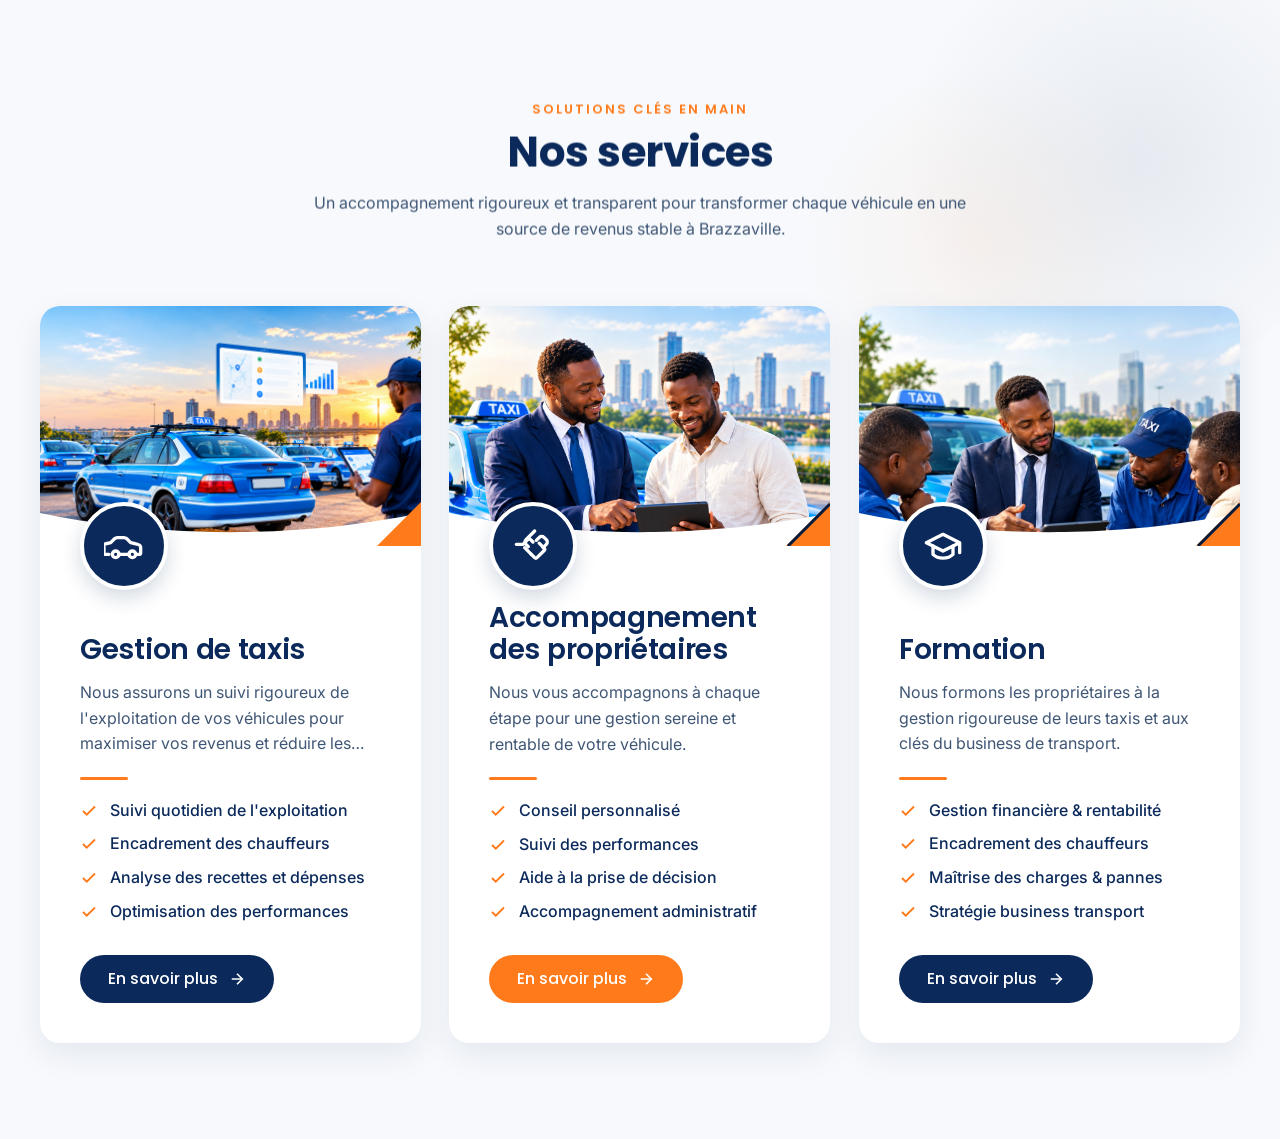
<file: services-section.html>
<!DOCTYPE html>
<html lang="fr">
<head>
  <meta charset="UTF-8">
  <meta name="viewport" content="width=device-width, initial-scale=1.0">
  <title>KIMAZU Transport - Nos Services</title>
  
  <!-- Google Fonts: Poppins (SemiBold 600, Medium 500) & Inter (Regular 400, Medium 500) -->
  <link rel="preconnect" href="https://fonts.googleapis.com">
  <link rel="preconnect" href="https://fonts.gstatic.com" crossorigin>
  <link href="https://fonts.googleapis.com/css2?family=Inter:wght@400;500;600&family=Poppins:wght@500;600;700&display=swap" rel="stylesheet">

  <style>
    /* -------------------------------------------------------------
       PALETTE & VARIABLES CSS
       ------------------------------------------------------------- */
    :root {
      --navy: #0B2A5B;
      --night: #071B3D;
      --orange: #FF7A1A;
      --orange-hover: #E86A0D;
      --offwhite: #F7F9FC;
      --card: #FFFFFF;
      --text: #3F5675;
      --shadow-card: 0 12px 32px rgba(11, 42, 91, 0.08);
      --shadow-card-hover: 0 20px 40px rgba(11, 42, 91, 0.14);
      --radius-card: 20px;
      --radius-btn: 999px;
    }

    *, *::before, *::after {
      box-sizing: border-box;
      margin: 0;
      padding: 0;
    }

    body {
      font-family: 'Inter', -apple-system, BlinkMacSystemFont, sans-serif;
      background-color: var(--offwhite);
      color: var(--text);
      line-height: 1.6;
      -webkit-font-smoothing: antialiased;
    }

    /* -------------------------------------------------------------
       FOND DE SECTION & FORMES ORGANIQUES EN HAUT À DROITE
       ------------------------------------------------------------- */
    .services-section {
      position: relative;
      background-color: var(--offwhite);
      padding: 96px 20px;
      overflow: hidden;
      min-height: 100vh;
      display: flex;
      flex-direction: column;
      justify-content: center;
    }

    /* Formes organiques en haut à droite (opacité 5% à 8%) */
    .organic-shape-blue {
      position: absolute;
      top: -80px;
      right: -100px;
      width: 480px;
      height: 480px;
      background: radial-gradient(circle, #0B2A5B 0%, rgba(11, 42, 91, 0) 70%);
      opacity: 0.07;
      border-radius: 43% 57% 70% 30% / 30% 45% 55% 70%;
      pointer-events: none;
      z-index: 1;
    }

    .organic-shape-orange {
      position: absolute;
      top: 60px;
      right: 120px;
      width: 360px;
      height: 360px;
      background: radial-gradient(circle, #FF7A1A 0%, rgba(255, 122, 26, 0) 70%);
      opacity: 0.06;
      border-radius: 60% 40% 30% 70% / 60% 30% 70% 40%;
      pointer-events: none;
      z-index: 1;
    }

    /* -------------------------------------------------------------
       CONTAINER & EN-TÊTE
       ------------------------------------------------------------- */
    .container {
      max-width: 1200px;
      margin: 0 auto;
      width: 100%;
      position: relative;
      z-index: 2;
    }

    .section-header {
      text-align: center;
      max-width: 680px;
      margin: 0 auto 64px auto;
    }

    .section-kicker {
      font-family: 'Poppins', sans-serif;
      font-weight: 600;
      font-size: 13px;
      letter-spacing: 2px;
      text-transform: uppercase;
      color: var(--orange);
      display: inline-block;
      margin-bottom: 8px;
    }

    .section-title {
      font-family: 'Poppins', sans-serif;
      font-weight: 700;
      font-size: clamp(32px, 4vw, 42px);
      color: var(--navy);
      line-height: 1.15;
      letter-spacing: -0.5px;
      margin-bottom: 14px;
    }

    .section-subtitle {
      font-size: 16px;
      color: var(--text);
      line-height: 1.6;
    }

    /* -------------------------------------------------------------
       GRILLE 3 COLONNES
       ------------------------------------------------------------- */
    .services-grid {
      display: grid;
      grid-template-columns: repeat(3, 1fr);
      gap: 28px;
      align-items: stretch;
    }

    /* -------------------------------------------------------------
       STRUCTURE DE CARTE
       ------------------------------------------------------------- */
    .service-card {
      background: var(--card);
      border-radius: var(--radius-card);
      box-shadow: var(--shadow-card);
      display: flex;
      flex-direction: column;
      overflow: hidden;
      position: relative;
      transition: transform 250ms ease, box-shadow 250ms ease;
    }

    .service-card:hover {
      transform: translateY(-6px);
      box-shadow: var(--shadow-card-hover);
    }

    /* Désactivation pour prefers-reduced-motion */
    @media (prefers-reduced-motion: reduce) {
      .service-card, .service-card:hover {
        transform: none !important;
        transition: none !important;
      }
    }

    /* 1. Zone image (~42% de la hauteur) */
    .card-image-wrap {
      position: relative;
      width: 100%;
      height: 240px;
      overflow: hidden;
      background-color: var(--night);
    }

    .card-image {
      width: 100%;
      height: 100%;
      object-fit: cover;
      display: block;
      transition: transform 400ms ease;
    }

    .service-card:hover .card-image {
      transform: scale(1.04);
    }

    @media (prefers-reduced-motion: reduce) {
      .service-card:hover .card-image {
        transform: none !important;
      }
    }

    /* Courbe concave douce (vague blanche) */
    .card-curve-mask {
      position: absolute;
      bottom: -1px;
      left: 0;
      width: 100%;
      height: 34px;
      pointer-events: none;
      z-index: 2;
    }

    .card-curve-mask path {
      fill: var(--card);
    }

    /* Accents d'angle inférieur droit */
    .card-corner-accent {
      position: absolute;
      bottom: 0;
      right: 0;
      width: 44px;
      height: 44px;
      z-index: 3;
      pointer-events: none;
    }

    /* 2. Pastille d'icône (cercle 88px, fond navy, bordure blanche 4px) */
    .card-icon-badge {
      position: absolute;
      left: 40px;
      top: 196px; /* 240px image - 44px (moitié du cercle de 88px) */
      width: 88px;
      height: 88px;
      border-radius: 50%;
      background: var(--navy);
      border: 4px solid #FFFFFF;
      box-shadow: 0 8px 20px rgba(11, 42, 91, 0.18);
      display: flex;
      align-items: center;
      justify-content: center;
      z-index: 4;
    }

    .card-icon-badge svg {
      width: 40px;
      height: 40px;
      stroke: #FFFFFF;
      fill: none;
      stroke-width: 2;
      stroke-linecap: round;
      stroke-linejoin: round;
    }

    /* 3. Contenu (padding 40px, padding-top adapté pour l'icône) */
    .card-body {
      padding: 56px 40px 40px 40px;
      display: flex;
      flex-direction: column;
      flex-grow: 1;
    }

    .card-title {
      font-family: 'Poppins', sans-serif;
      font-weight: 600;
      font-size: 28px;
      color: var(--navy);
      line-height: 1.15;
      letter-spacing: -0.3px;
      margin-bottom: 14px;
      min-height: 64px;
      display: flex;
      align-items: flex-end;
    }

    .card-description {
      font-family: 'Inter', sans-serif;
      font-weight: 400;
      font-size: 16px;
      color: var(--text);
      line-height: 1.6;
      margin-bottom: 0;
      display: -webkit-box;
      -webkit-line-clamp: 3;
      -webkit-box-orient: vertical;
      overflow: hidden;
      min-height: 76px;
    }

    /* Trait orange de 48px sur 3px avec coins arrondis */
    .card-divider {
      width: 48px;
      height: 3px;
      background-color: var(--orange);
      border-radius: 3px;
      margin: 20px 0;
    }

    /* 4 puces avec coche orange */
    .card-bullets {
      list-style: none;
      display: flex;
      flex-direction: column;
      gap: 12px;
      margin-bottom: 32px;
    }

    .card-bullets li {
      font-family: 'Inter', sans-serif;
      font-size: 16px;
      color: var(--navy);
      font-weight: 500;
      display: flex;
      align-items: flex-start;
      gap: 12px;
      line-height: 1.35;
    }

    .check-icon {
      width: 18px;
      height: 18px;
      min-width: 18px;
      stroke: var(--orange);
      stroke-width: 2.5;
      fill: none;
      margin-top: 2px;
    }

    /* 4. Bouton « En savoir plus » pilule (hauteur 48px, Poppins Medium 16px) */
    .card-btn {
      margin-top: auto;
      height: 48px;
      padding: 0 28px;
      border-radius: var(--radius-btn);
      font-family: 'Poppins', sans-serif;
      font-weight: 500;
      font-size: 16px;
      display: inline-flex;
      align-items: center;
      justify-content: center;
      gap: 10px;
      text-decoration: none;
      transition: background-color 200ms ease, transform 150ms ease, box-shadow 200ms ease;
      cursor: pointer;
      align-self: flex-start;
      border: none;
    }

    .card-btn svg {
      width: 18px;
      height: 18px;
      stroke: currentColor;
      stroke-width: 2.2;
      fill: none;
      transition: transform 180ms ease;
    }

    .card-btn:hover svg {
      transform: translateX(3px);
    }

    .card-btn:focus-visible {
      outline: 3px solid var(--orange);
      outline-offset: 3px;
    }

    /* Style bouton Bleu Marine (Carte 1 & Carte 3) */
    .btn-navy {
      background-color: var(--navy);
      color: #FFFFFF;
    }

    .btn-navy:hover {
      background-color: var(--night);
    }

    /* Style bouton Orange (Carte 2 - mise en avant de l'action principale) */
    .btn-orange {
      background-color: var(--orange);
      color: #FFFFFF;
    }

    .btn-orange:hover {
      background-color: var(--orange-hover);
    }

    /* -------------------------------------------------------------
       RESPONSIVE DESIGN (TABLETTE & MOBILE)
       ------------------------------------------------------------- */
    /* Tablette (<= 1024px) : 2 colonnes */
    @media (max-width: 1024px) {
      .services-grid {
        grid-template-columns: repeat(2, 1fr);
        gap: 24px;
      }
      .services-grid > article:last-child {
        grid-column: span 2;
        max-width: 600px;
        margin: 0 auto;
        width: 100%;
      }
      .card-body {
        padding: 56px 32px 36px 32px;
      }
    }

    /* Mobile (<= 768px) : 1 colonne pleine largeur */
    @media (max-width: 768px) {
      .services-section {
        padding: 60px 16px;
      }

      .services-grid {
        grid-template-columns: 1fr;
        gap: 24px;
      }

      .services-grid > article:last-child {
        grid-column: auto;
        max-width: 100%;
      }

      .card-image-wrap {
        height: 210px;
      }

      .card-icon-badge {
        left: 28px;
        top: 166px;
      }

      .card-body {
        padding: 52px 24px 32px 24px;
      }

      .card-title {
        font-size: 24px;
        min-height: auto;
      }

      .card-btn {
        width: 100%;
        align-self: stretch;
      }
    }

    /* Très petit mobile (<= 360px) */
    @media (max-width: 360px) {
      .card-icon-badge {
        width: 72px;
        height: 72px;
        left: 20px;
        top: 174px;
      }
      .card-icon-badge svg {
        width: 32px;
        height: 32px;
      }
      .card-body {
        padding: 48px 18px 28px 18px;
      }
      .card-title {
        font-size: 22px;
      }
      .card-bullets li {
        font-size: 15px;
      }
    }

    /* Scroll Reveal Animations */
    [data-reveal] {
      opacity: 0;
      transform: translate3d(0, 36px, 0);
      transition: opacity 0.8s cubic-bezier(0.16, 1, 0.3, 1), transform 0.8s cubic-bezier(0.16, 1, 0.3, 1);
      will-change: opacity, transform;
    }
    [data-reveal].is-revealed {
      opacity: 1 !important;
      transform: translate3d(0, 0, 0) !important;
    }
    @media (prefers-reduced-motion: reduce) {
      [data-reveal] {
        opacity: 1 !important;
        transform: none !important;
        transition: none !important;
      }
    }
  </style>
</head>
<body>

  <section class="services-section" id="nos-services" aria-labelledby="section-services-title">
    
    <!-- Deux formes organiques subtiles en haut à droite (5-8% opacité) -->
    <div class="organic-shape-blue" aria-hidden="true"></div>
    <div class="organic-shape-orange" aria-hidden="true"></div>

    <div class="container">
      
      <!-- En-tête de section -->
      <header class="section-header" data-reveal="up">
        <span class="section-kicker">Solutions Clés en Main</span>
        <h2 class="section-title" id="section-services-title">Nos services</h2>
        <p class="section-subtitle">
          Un accompagnement rigoureux et transparent pour transformer chaque véhicule en une source de revenus stable à Brazzaville.
        </p>
      </header>

      <!-- Grille des 3 cartes -->
      <div class="services-grid">
        
        <!-- ========================================================
             CARTE 1 : Gestion de taxis
             ======================================================== -->
        <article class="service-card" data-reveal="up" data-reveal-delay="150" aria-labelledby="title-card-1">
          
          <!-- Zone image -->
          <div class="card-image-wrap">
            <img 
              src="/Futuristic Taxi Fleet at Sunset.png" 
              alt="Flotte moderne de taxis au coucher du soleil à Pointe-Noire" 
              class="card-image"
              width="600" 
              height="450" 
              loading="lazy"
            >
            <!-- Courbe concave douce découpant le bas de la photo -->
            <svg class="card-curve-mask" viewBox="0 0 100 20" preserveAspectRatio="none" aria-hidden="true">
              <path d="M0,0 C32,15 68,15 100,0 L100,20 L0,20 Z" />
            </svg>

            <!-- Accent diagonal orange coin inférieur droit -->
            <svg class="card-corner-accent" viewBox="0 0 44 44" aria-hidden="true">
              <polygon points="44,0 44,44 0,44" fill="#FF7A1A" />
            </svg>
          </div>

          <!-- Pastille icône (Voiture / Taxi linéaire) -->
          <div class="card-icon-badge" aria-hidden="true">
            <svg viewBox="0 0 24 24">
              <path d="M19 17h2c.6 0 1-.4 1-1v-3c0-.9-.7-1.7-1.5-1.9C18.7 10.6 16 10 16 10s-1.3-1.4-2.2-2.3c-.5-.4-1.1-.7-1.8-.7H8c-.7 0-1.3.3-1.8.7C5.3 8.6 4 10 4 10s-2.7.6-4.5 1.1C-.7 11.3 0 12.1 0 13v3c0 .6.4 1 1 1h2" />
              <circle cx="7" cy="17" r="2" />
              <path d="M9 17h6" />
              <circle cx="17" cy="17" r="2" />
            </svg>
          </div>

          <!-- Corps de la carte -->
          <div class="card-body">
            <h3 class="card-title" id="title-card-1">
              Gestion de taxis
            </h3>

            <p class="card-description">
              Nous assurons un suivi rigoureux de l'exploitation de vos véhicules pour maximiser vos revenus et réduire les risques.
            </p>

            <!-- Trait orange 48px x 3px -->
            <div class="card-divider" aria-hidden="true"></div>

            <!-- Liste des 4 puces -->
            <ul class="card-bullets">
              <li>
                <svg class="check-icon" viewBox="0 0 24 24" aria-hidden="true">
                  <polyline points="20 6 9 17 4 12" />
                </svg>
                <span>Suivi quotidien de l'exploitation</span>
              </li>
              <li>
                <svg class="check-icon" viewBox="0 0 24 24" aria-hidden="true">
                  <polyline points="20 6 9 17 4 12" />
                </svg>
                <span>Encadrement des chauffeurs</span>
              </li>
              <li>
                <svg class="check-icon" viewBox="0 0 24 24" aria-hidden="true">
                  <polyline points="20 6 9 17 4 12" />
                </svg>
                <span>Analyse des recettes et dépenses</span>
              </li>
              <li>
                <svg class="check-icon" viewBox="0 0 24 24" aria-hidden="true">
                  <polyline points="20 6 9 17 4 12" />
                </svg>
                <span>Optimisation des performances</span>
              </li>
            </ul>

            <!-- Bouton Pilule Bleu Marine -->
            <a href="/services/gestion-taxis" class="card-btn btn-navy" aria-label="En savoir plus sur la gestion de taxis">
              <span>En savoir plus</span>
              <svg viewBox="0 0 24 24" aria-hidden="true">
                <line x1="5" y1="12" x2="19" y2="12" />
                <polyline points="12 5 19 12 12 19" />
              </svg>
            </a>
          </div>

        </article>

        <!-- ========================================================
             CARTE 2 : Accompagnement des propriétaires
             ======================================================== -->
        <article class="service-card" data-reveal="up" data-reveal-delay="300" aria-labelledby="title-card-2">
          
          <!-- Zone image -->
          <div class="card-image-wrap">
            <img 
              src="/Professional Collaboration by the Blue Taxi.png" 
              alt="Collaboration professionnelle et accompagnement auprès d’un taxi bleu à Pointe-Noire" 
              class="card-image"
              width="600" 
              height="450" 
              loading="lazy"
            >
            <!-- Courbe concave douce -->
            <svg class="card-curve-mask" viewBox="0 0 100 20" preserveAspectRatio="none" aria-hidden="true">
              <path d="M0,0 C32,15 68,15 100,0 L100,20 L0,20 Z" />
            </svg>

            <!-- Accent diagonal orange + liseré bleu nuit -->
            <svg class="card-corner-accent" viewBox="0 0 44 44" aria-hidden="true">
              <polygon points="44,0 44,44 0,44" fill="#FF7A1A" />
              <line x1="2" y1="44" x2="44" y2="2" stroke="#071B3D" stroke-width="3" />
            </svg>
          </div>

          <!-- Pastille icône (Poignée de main / Partenariat linéaire) -->
          <div class="card-icon-badge" aria-hidden="true">
            <svg viewBox="0 0 24 24">
              <path d="m11 17 2 2a1 1 0 0 0 1.4 0l4.3-4.3a1 1 0 0 0 0-1.4l-3-3" />
              <path d="m7 13 4 4" />
              <path d="M2 11h4l3-3a1 1 0 0 1 1.4 0l1.6 1.6" />
              <path d="M18 13l2-2a2 2 0 0 0 0-2.8l-1.4-1.4a2 2 0 0 0-2.8 0L14 8.6" />
              <path d="M13 3 7.8 8.2a2 2 0 0 0 0 2.8l1.4 1.4" />
            </svg>
          </div>

          <!-- Corps de la carte -->
          <div class="card-body">
            <h3 class="card-title" id="title-card-2">
              Accompagnement<br>des propriétaires
            </h3>

            <p class="card-description">
              Nous vous accompagnons à chaque étape pour une gestion sereine et rentable de votre véhicule.
            </p>

            <!-- Trait orange 48px x 3px -->
            <div class="card-divider" aria-hidden="true"></div>

            <!-- Liste des 4 puces -->
            <ul class="card-bullets">
              <li>
                <svg class="check-icon" viewBox="0 0 24 24" aria-hidden="true">
                  <polyline points="20 6 9 17 4 12" />
                </svg>
                <span>Conseil personnalisé</span>
              </li>
              <li>
                <svg class="check-icon" viewBox="0 0 24 24" aria-hidden="true">
                  <polyline points="20 6 9 17 4 12" />
                </svg>
                <span>Suivi des performances</span>
              </li>
              <li>
                <svg class="check-icon" viewBox="0 0 24 24" aria-hidden="true">
                  <polyline points="20 6 9 17 4 12" />
                </svg>
                <span>Aide à la prise de décision</span>
              </li>
              <li>
                <svg class="check-icon" viewBox="0 0 24 24" aria-hidden="true">
                  <polyline points="20 6 9 17 4 12" />
                </svg>
                <span>Accompagnement administratif</span>
              </li>
            </ul>

            <!-- Bouton Pilule Orange (Action prioritaire mise en exergue) -->
            <a href="/services/accompagnement-proprietaires" class="card-btn btn-orange" aria-label="En savoir plus sur l'accompagnement des propriétaires">
              <span>En savoir plus</span>
              <svg viewBox="0 0 24 24" aria-hidden="true">
                <line x1="5" y1="12" x2="19" y2="12" />
                <polyline points="12 5 19 12 12 19" />
              </svg>
            </a>
          </div>

        </article>

        <!-- ========================================================
             CARTE 3 : Formation
             ======================================================== -->
        <article class="service-card" data-reveal="up" data-reveal-delay="450" aria-labelledby="title-card-3">
          
          <!-- Zone image -->
          <div class="card-image-wrap">
            <img 
              src="/Gemini_Generated_Image_19q1mq19q1mq19q1.jpeg" 
              alt="Session de formation professionnelle des propriétaires et chauffeurs de taxi à Pointe-Noire" 
              class="card-image"
              width="600" 
              height="450" 
              loading="lazy"
            >
            <!-- Courbe concave douce -->
            <svg class="card-curve-mask" viewBox="0 0 100 20" preserveAspectRatio="none" aria-hidden="true">
              <path d="M0,0 C32,15 68,15 100,0 L100,20 L0,20 Z" />
            </svg>

            <!-- Accent diagonal orange + liseré bleu nuit -->
            <svg class="card-corner-accent" viewBox="0 0 44 44" aria-hidden="true">
              <polygon points="44,0 44,44 0,44" fill="#FF7A1A" />
              <line x1="2" y1="44" x2="44" y2="2" stroke="#071B3D" stroke-width="3" />
            </svg>
          </div>

          <!-- Pastille icône (Formation / Diplôme) -->
          <div class="card-icon-badge" aria-hidden="true">
            <svg viewBox="0 0 24 24" fill="none" stroke="currentColor" stroke-width="2" stroke-linecap="round" stroke-linejoin="round">
              <path d="M22 10v6M2 10l10-5 10 5-10 5z" />
              <path d="M6 12v5c3 3 9 3 12 0v-5" />
            </svg>
          </div>

          <!-- Corps de la carte -->
          <div class="card-body">
            <h3 class="card-title" id="title-card-3">
              Formation
            </h3>

            <p class="card-description">
              Nous formons les propriétaires à la gestion rigoureuse de leurs taxis et aux clés du business de transport.
            </p>

            <!-- Trait orange 48px x 3px -->
            <div class="card-divider" aria-hidden="true"></div>

            <!-- Liste des 4 puces -->
            <ul class="card-bullets">
              <li>
                <svg class="check-icon" viewBox="0 0 24 24" aria-hidden="true">
                  <polyline points="20 6 9 17 4 12" />
                </svg>
                <span>Gestion financière & rentabilité</span>
              </li>
              <li>
                <svg class="check-icon" viewBox="0 0 24 24" aria-hidden="true">
                  <polyline points="20 6 9 17 4 12" />
                </svg>
                <span>Encadrement des chauffeurs</span>
              </li>
              <li>
                <svg class="check-icon" viewBox="0 0 24 24" aria-hidden="true">
                  <polyline points="20 6 9 17 4 12" />
                </svg>
                <span>Maîtrise des charges & pannes</span>
              </li>
              <li>
                <svg class="check-icon" viewBox="0 0 24 24" aria-hidden="true">
                  <polyline points="20 6 9 17 4 12" />
                </svg>
                <span>Stratégie business transport</span>
              </li>
            </ul>

            <!-- Bouton Pilule Bleu Marine -->
            <a href="/services/formation" class="card-btn btn-navy" aria-label="En savoir plus sur la formation">
              <span>En savoir plus</span>
              <svg viewBox="0 0 24 24" aria-hidden="true">
                <line x1="5" y1="12" x2="19" y2="12" />
                <polyline points="12 5 19 12 12 19" />
              </svg>
            </a>
          </div>

        </article>

      </div>
    </div>
  </section>

  <script>
    const revealElements = document.querySelectorAll('[data-reveal]');
    if ('IntersectionObserver' in window) {
      const revealObserver = new IntersectionObserver((entries, obs) => {
        entries.forEach(entry => {
          if (entry.isIntersecting) {
            const delay = parseInt(entry.target.getAttribute('data-reveal-delay') || '0', 10);
            setTimeout(() => {
              entry.target.classList.add('is-revealed');
            }, delay);
            obs.unobserve(entry.target);
          }
        });
      }, { threshold: 0.12 });
      revealElements.forEach(el => revealObserver.observe(el));
    } else {
      revealElements.forEach(el => el.classList.add('is-revealed'));
    }
  </script>
</body>
</html>
</file>
